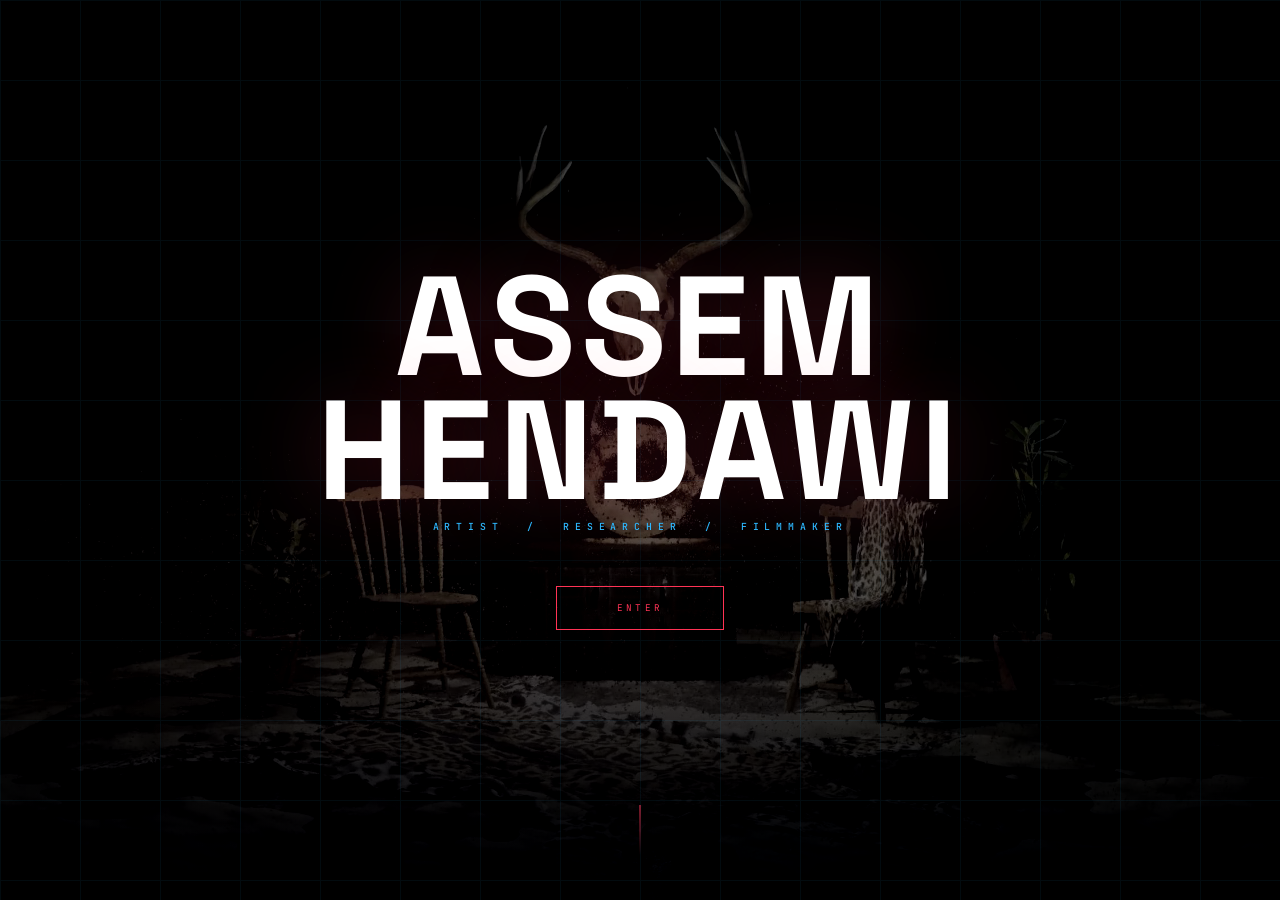
<file: index.html>
<!DOCTYPE html>
<html lang="en">
<head>
<meta charset="UTF-8">
<meta name="viewport" content="width=device-width, initial-scale=1.0">
<title>ASSEM HENDAWI</title>
<link rel="stylesheet" href="style.css">
</head>
<body>
<div class="landing">
  <div class="bg"></div>
  <div class="grid-ov"></div>
  <div class="content">
    <h1 class="editable">ASSEM<br>HENDAWI</h1>
    <p class="role editable">Artist &nbsp;/&nbsp; Researcher &nbsp;/&nbsp; Filmmaker</p>
    <a class="enter-btn editable" href="work.html">ENTER</a>
  </div>
  <div class="pulse-line"></div>
</div>
</body>
</html>
</file>
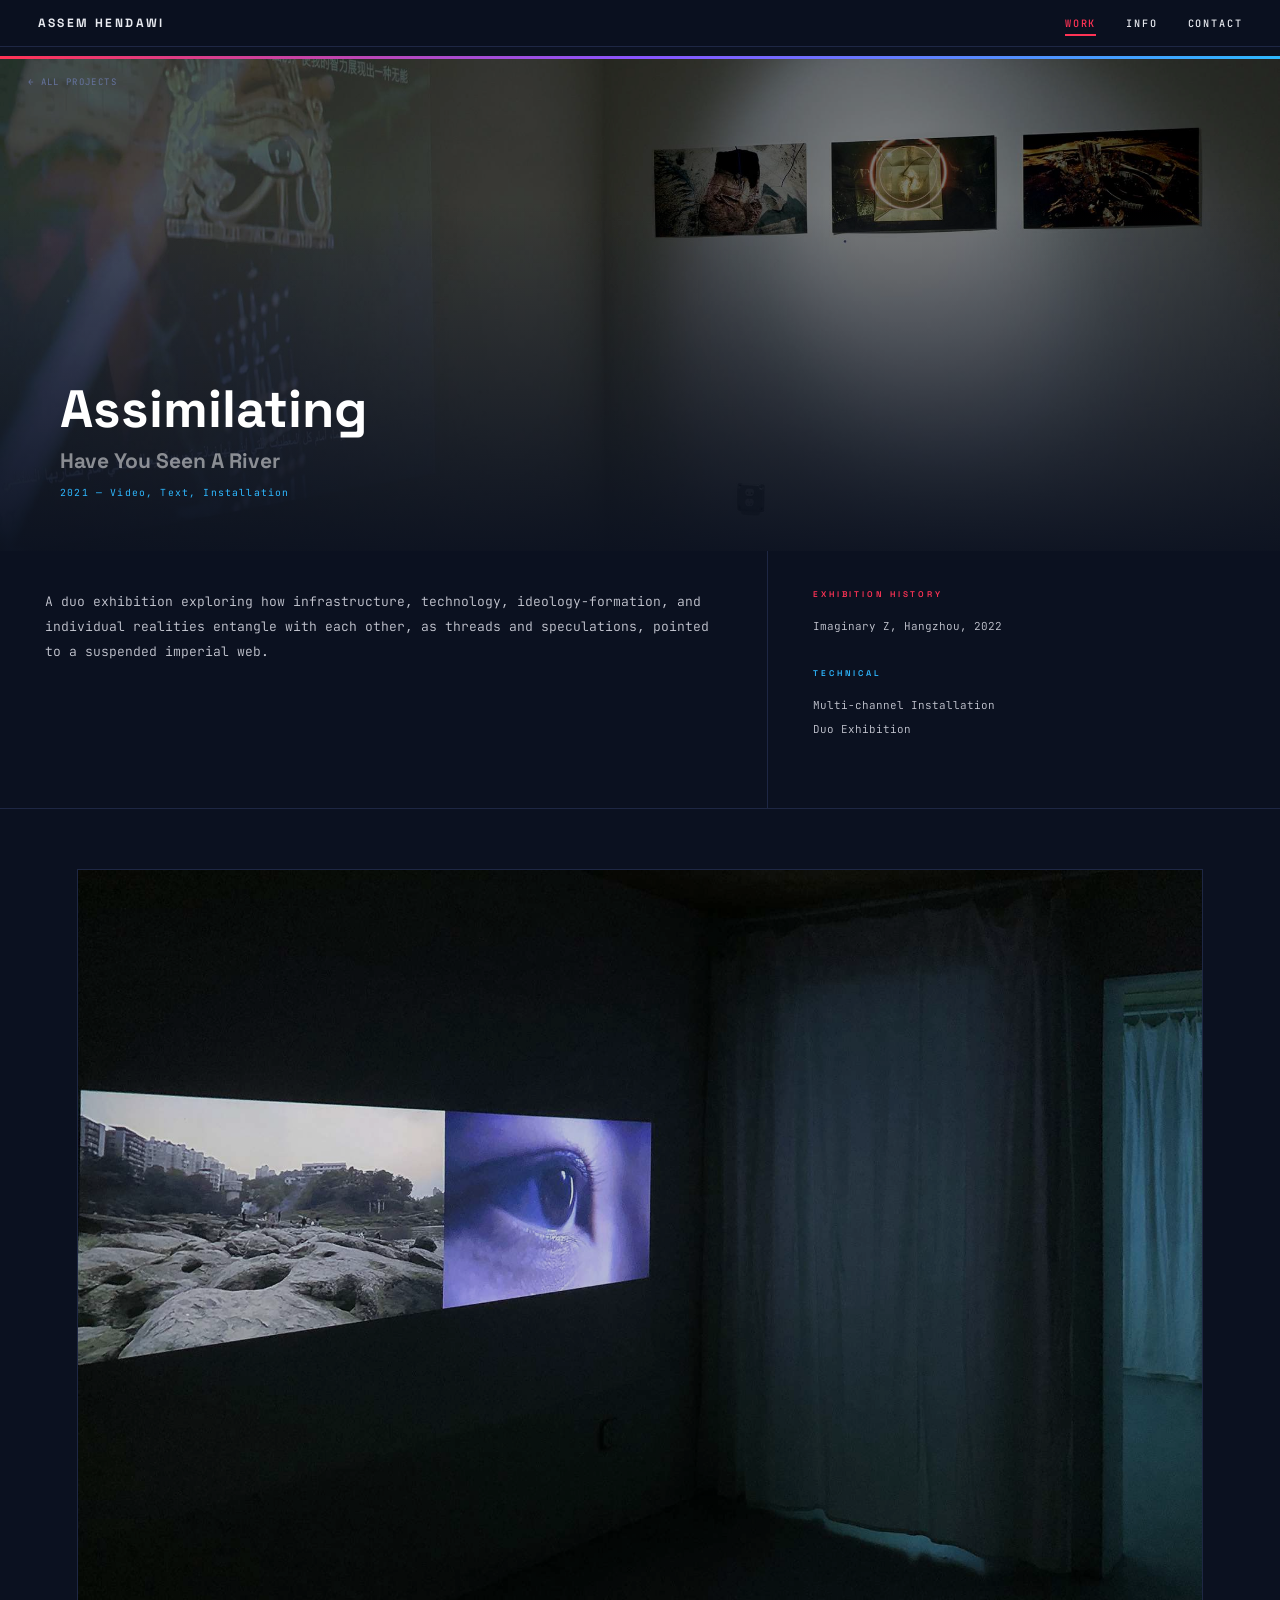
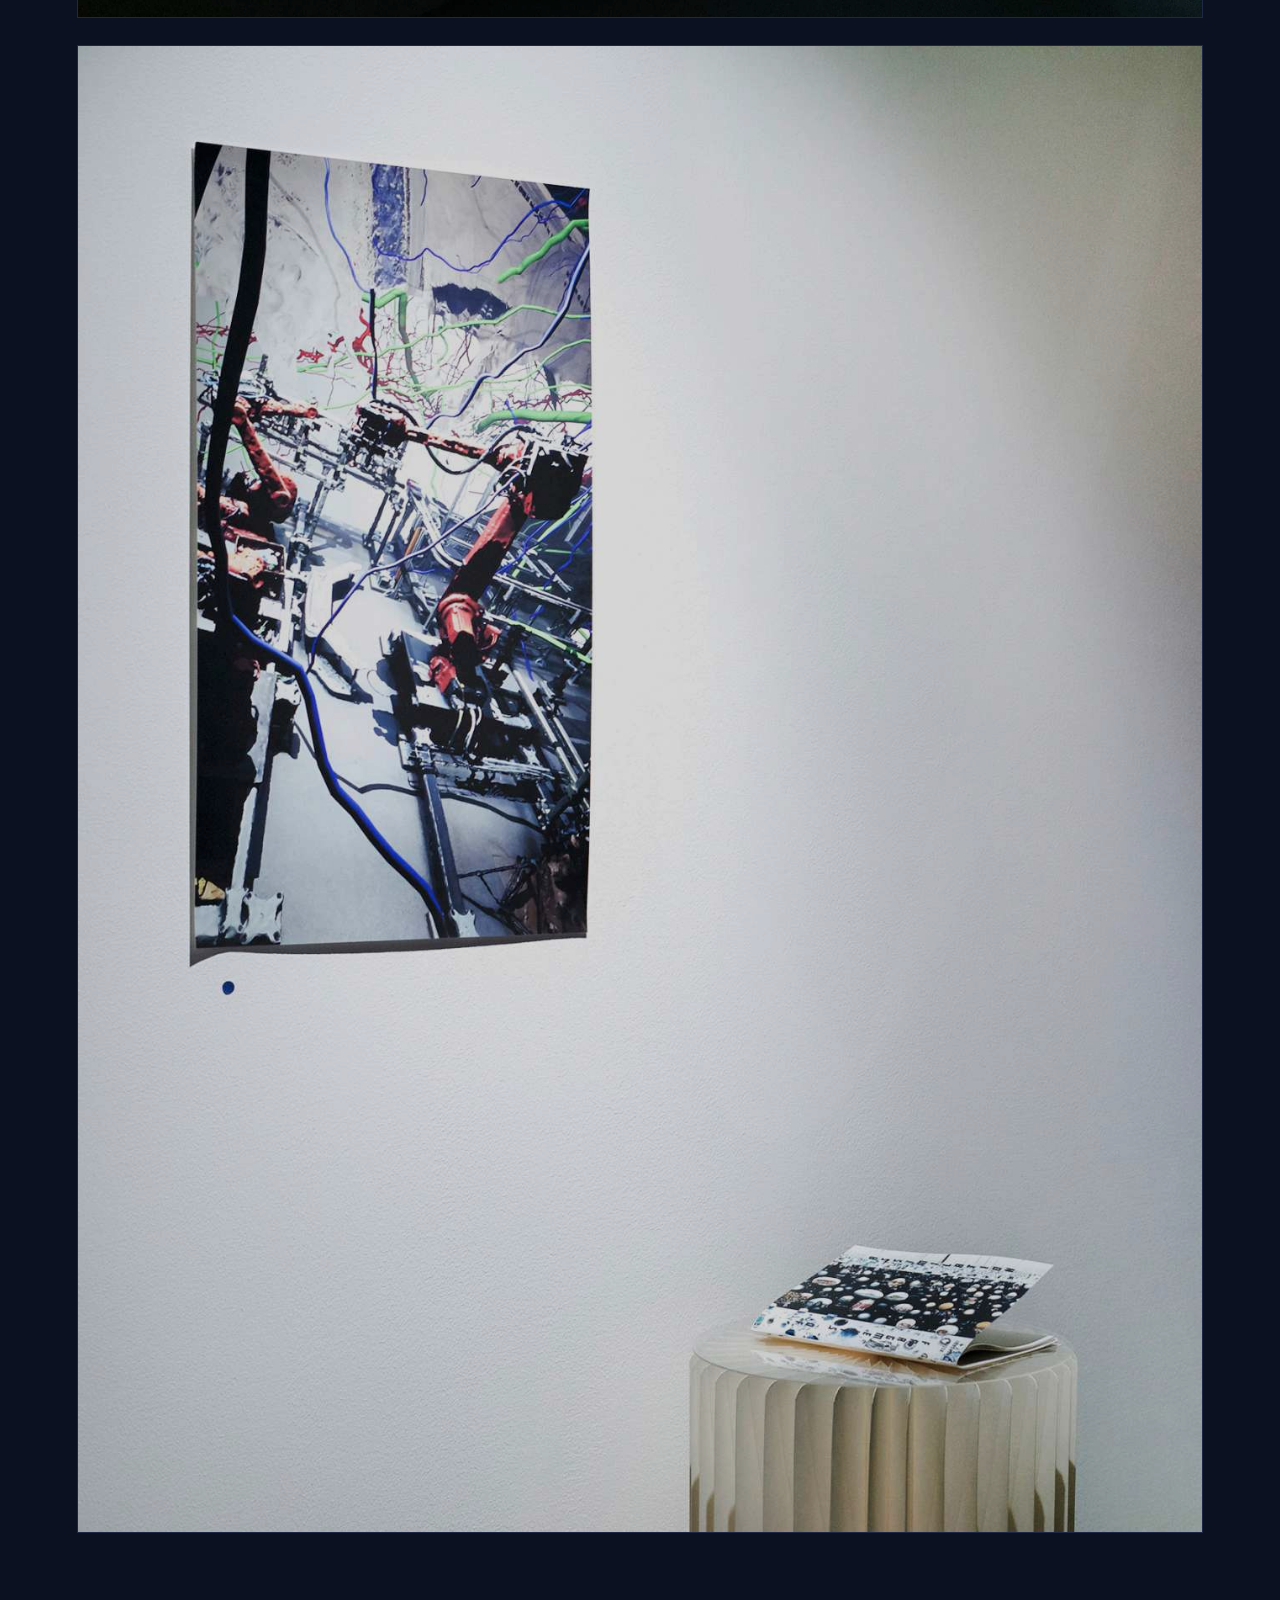
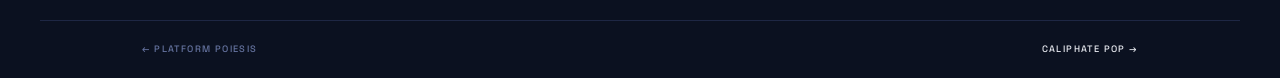
<file: assimilating.html>
<!DOCTYPE html>
<html lang="en">
<head><meta charset="UTF-8"><meta name="viewport" content="width=device-width, initial-scale=1.0"><title>Assimilating — ASSEM HENDAWI</title><link rel="stylesheet" href="style.css"></head>
<body>
<nav class="nav"><a class="logo" href="index.html">ASSEM HENDAWI</a><div class="links"><a href="work.html" class="on">WORK</a><a href="info.html">INFO</a><a href="contact.html">CONTACT</a></div></nav>
<div class="project-pg">
  <div class="proj-hero editable"><img src="img/embed_p12_0.jpeg"><div class="ov"><a class="back" href="work.html">← ALL PROJECTS</a><h1 class="editable">Assimilating</h1><div class="sub editable">Have You Seen A River</div><div class="meta editable">2021 — Video, Text, Installation</div></div></div>
  <div class="proj-body">
    <div class="proj-desc editable">A duo exhibition exploring how infrastructure, technology, ideology-formation, and individual realities entangle with each other, as threads and speculations, pointed to a suspended imperial web.</div>
    <div class="proj-credits">
      <div class="label red editable">EXHIBITION HISTORY</div><div class="list editable">Imaginary Z, Hangzhou, 2022</div>
      <div class="label blue editable">TECHNICAL</div><div class="list editable">Multi-channel Installation<br>Duo Exhibition</div>
    </div>
  </div>
  <div class="proj-images"><div class="img-full editable"><img src="img/embed_p13_0.jpeg"></div><div class="img-full editable"><img src="img/embed_p10_0.jpeg"></div></div>
  <div class="proj-pn"><a href="platform.html">← Platform Poiesis</a><a class="nx" href="caliphate.html">Caliphate Pop →</a></div>
</div></body></html>
</file>
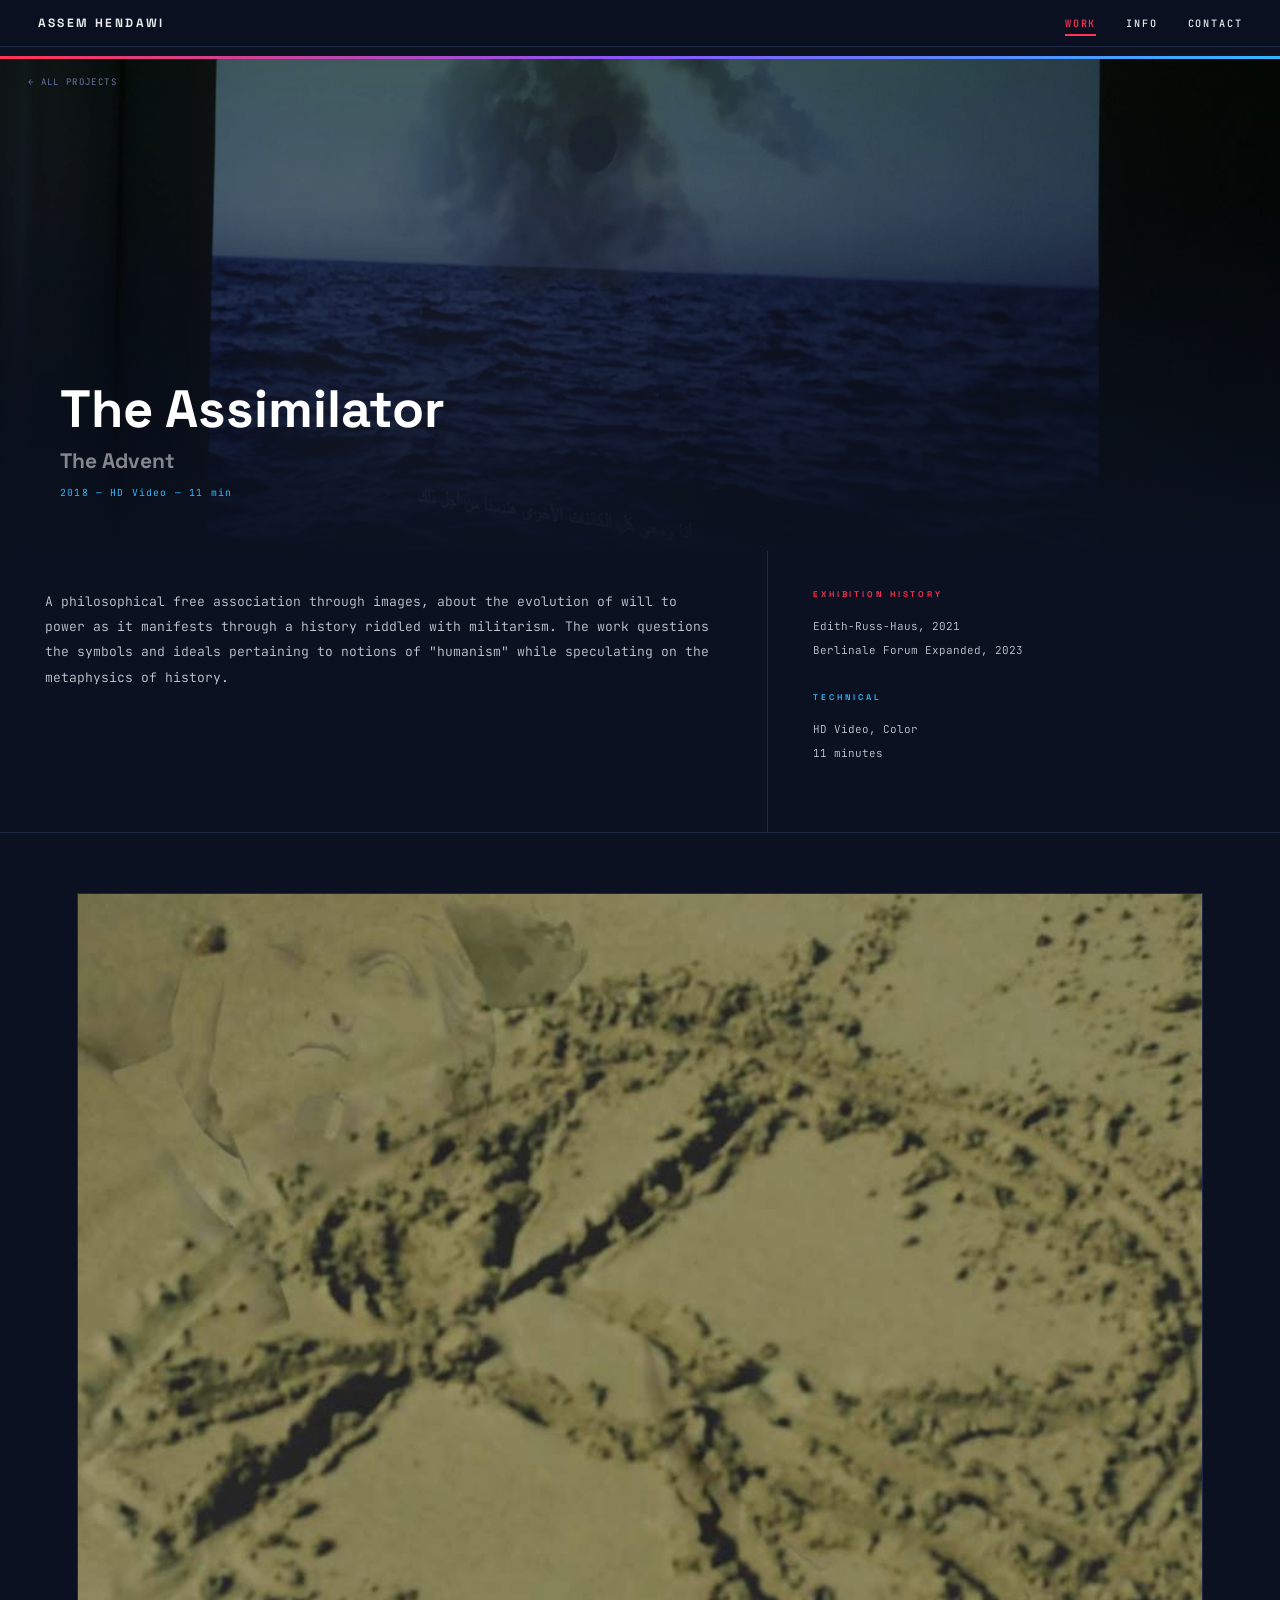
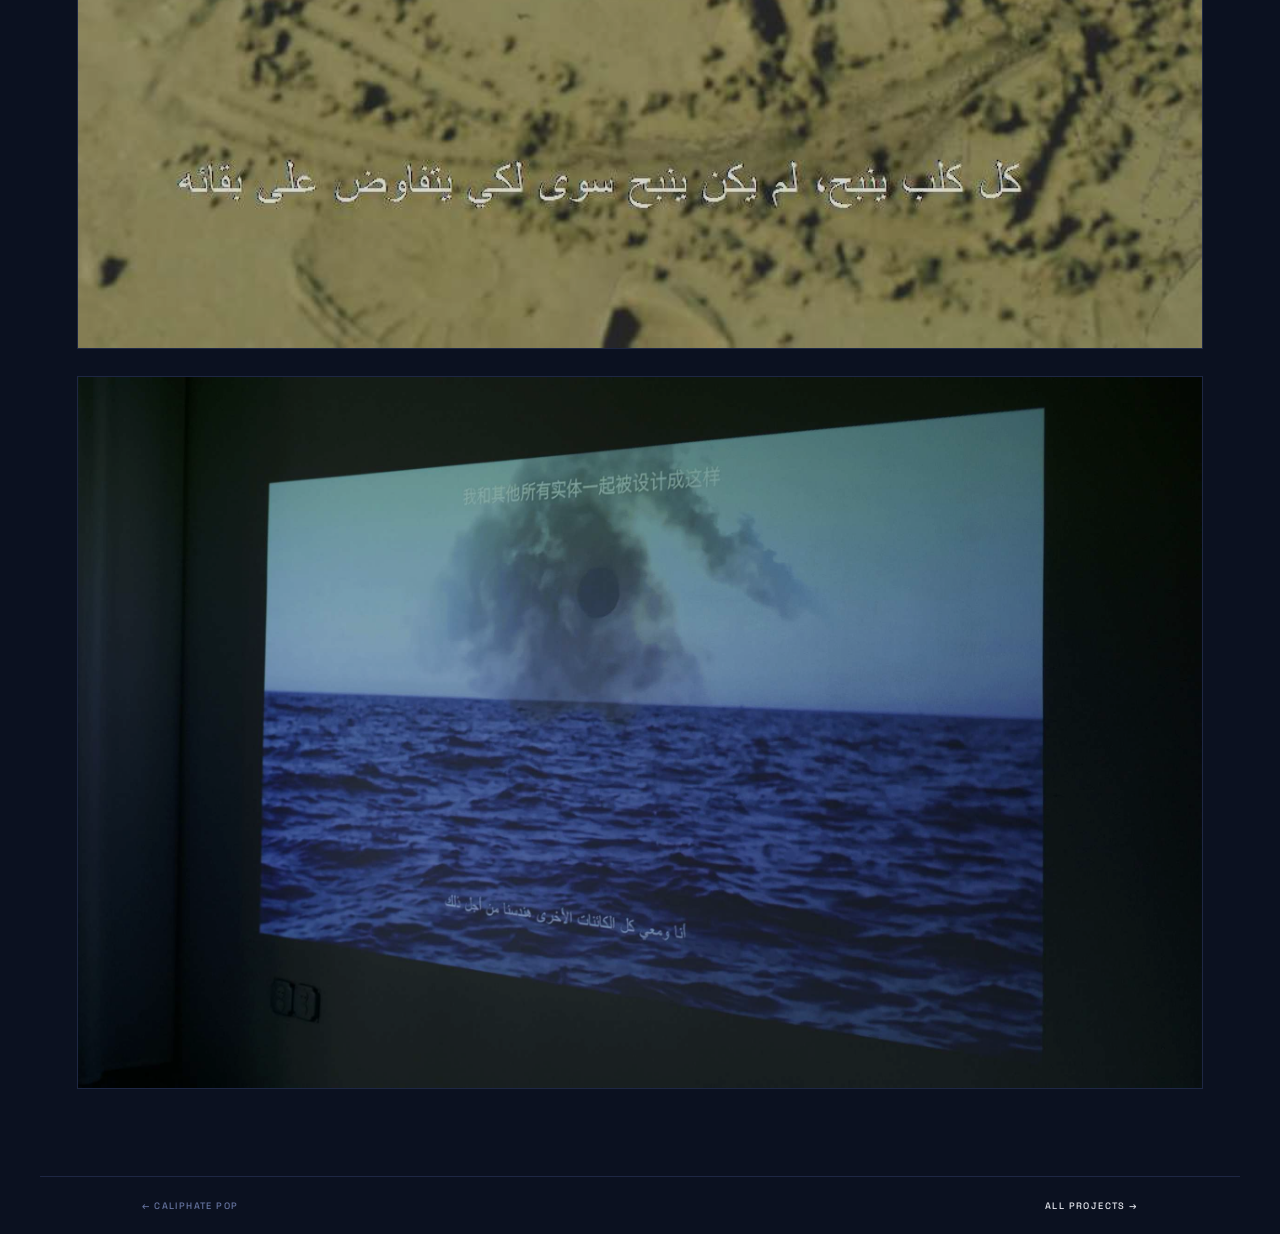
<file: assimilator.html>
<!DOCTYPE html>
<html lang="en">
<head><meta charset="UTF-8"><meta name="viewport" content="width=device-width, initial-scale=1.0"><title>The Assimilator — ASSEM HENDAWI</title><link rel="stylesheet" href="style.css"></head>
<body>
<nav class="nav"><a class="logo" href="index.html">ASSEM HENDAWI</a><div class="links"><a href="work.html" class="on">WORK</a><a href="info.html">INFO</a><a href="contact.html">CONTACT</a></div></nav>
<div class="project-pg">
  <div class="proj-hero editable"><img src="img/embed_p24_0.jpeg"><div class="ov"><a class="back" href="work.html">← ALL PROJECTS</a><h1 class="editable">The Assimilator</h1><div class="sub editable">The Advent</div><div class="meta editable">2018 — HD Video — 11 min</div></div></div>
  <div class="proj-body">
    <div class="proj-desc editable">A philosophical free association through images, about the evolution of will to power as it manifests through a history riddled with militarism. The work questions the symbols and ideals pertaining to notions of "humanism" while speculating on the metaphysics of history.</div>
    <div class="proj-credits">
      <div class="label red editable">EXHIBITION HISTORY</div><div class="list editable">Edith-Russ-Haus, 2021<br>Berlinale Forum Expanded, 2023</div>
      <div class="label blue editable">TECHNICAL</div><div class="list editable">HD Video, Color<br>11 minutes</div>
    </div>
  </div>
  <div class="proj-images"><div class="img-full editable"><img src="img/embed_p23_0.jpeg"></div><div class="img-full editable"><img src="img/embed_p24_0.jpeg"></div></div>
  <div class="proj-pn"><a href="caliphate.html">← Caliphate Pop</a><a class="nx" href="work.html">All Projects →</a></div>
</div></body></html>
</file>
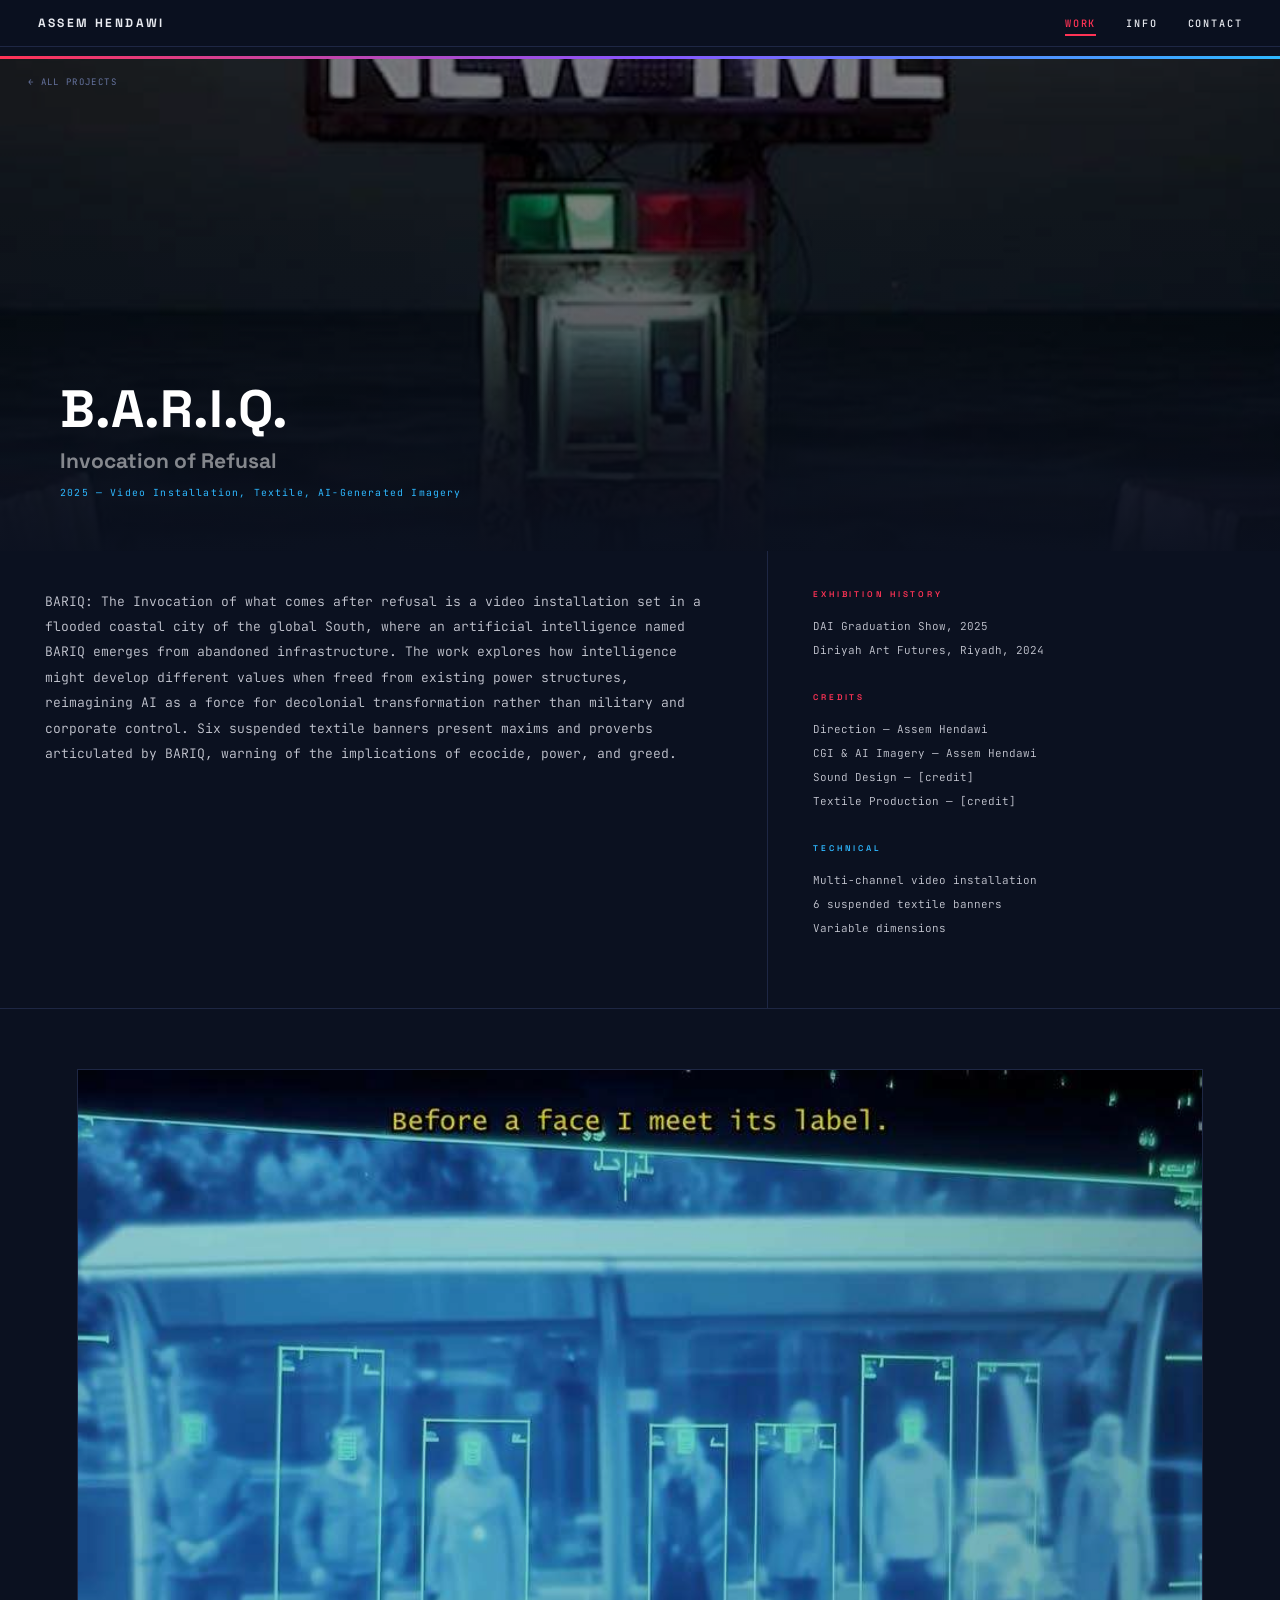
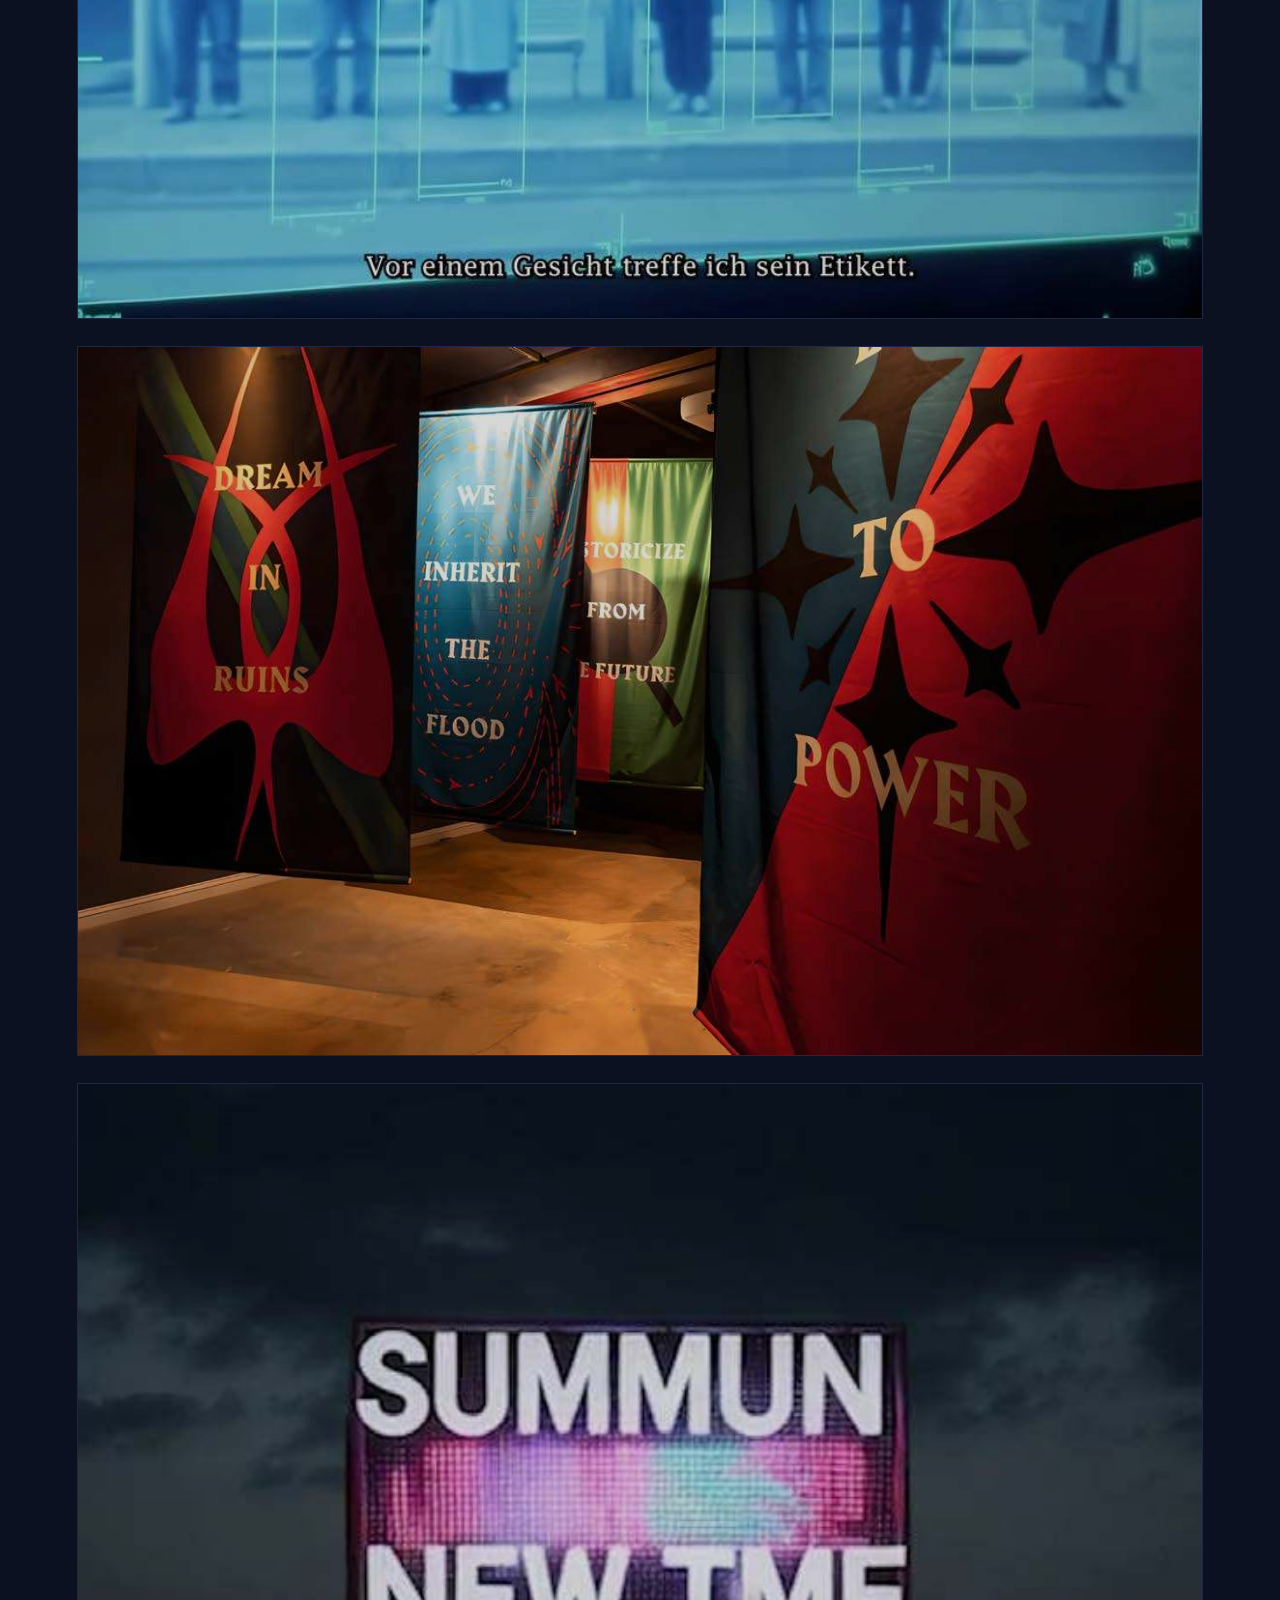
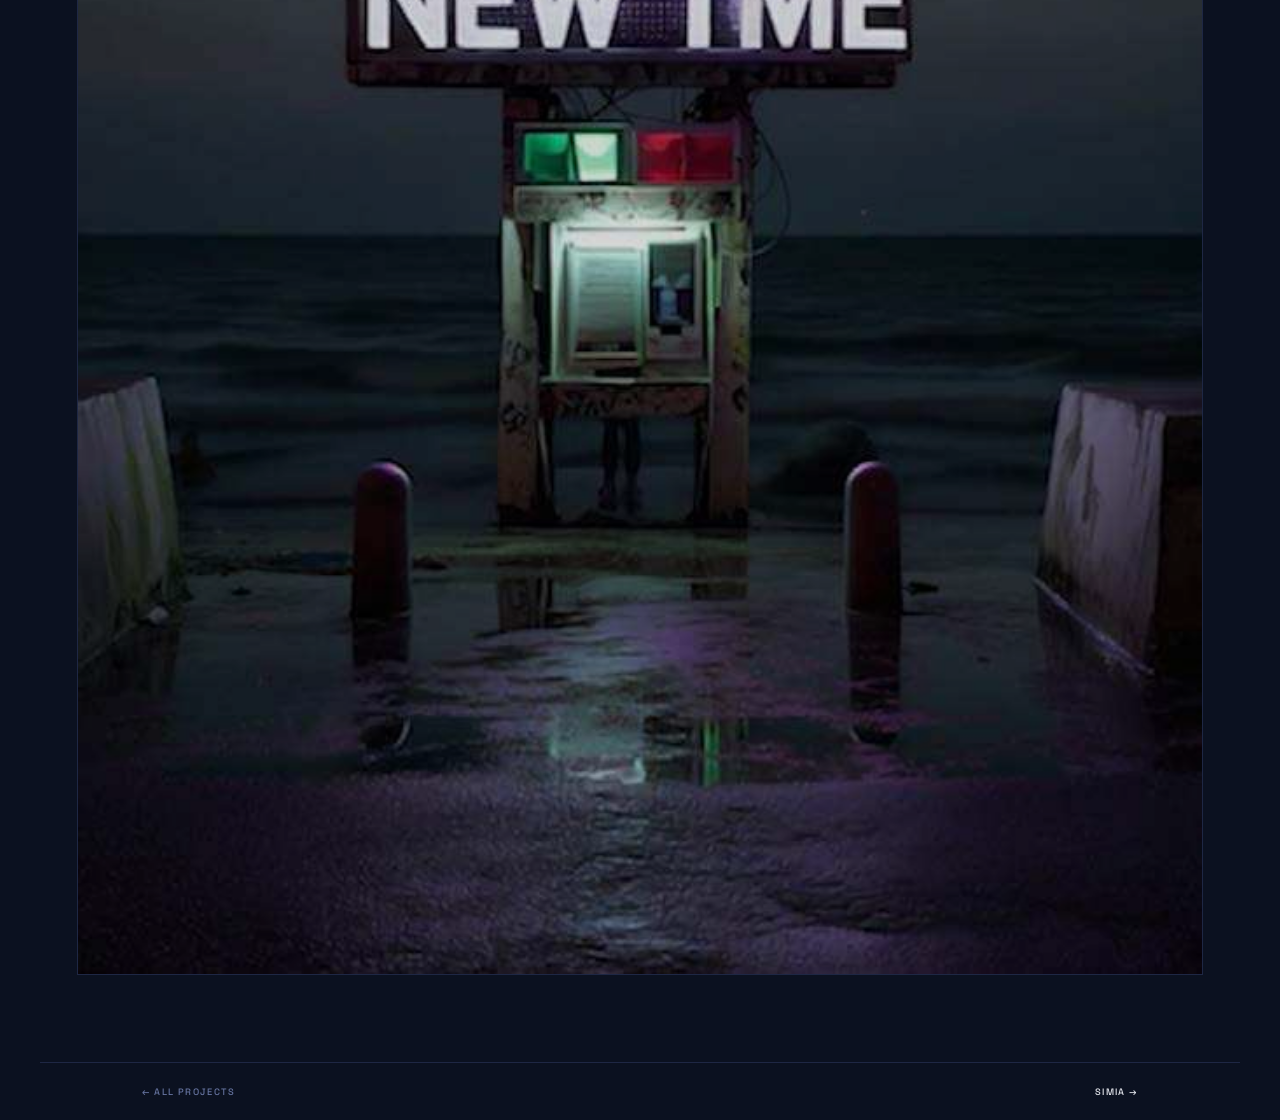
<file: bariq.html>
<!DOCTYPE html>
<html lang="en">
<head>
<meta charset="UTF-8">
<meta name="viewport" content="width=device-width, initial-scale=1.0">
<title>B.A.R.I.Q. — ASSEM HENDAWI</title>
<link rel="stylesheet" href="style.css">
</head>
<body>
<nav class="nav"><a class="logo" href="index.html">ASSEM HENDAWI</a><div class="links"><a href="work.html" class="on">WORK</a><a href="info.html">INFO</a><a href="contact.html">CONTACT</a></div></nav>
<div class="project-pg">
  <div class="proj-hero editable"><img src="img/embed_p03_0.jpeg"><div class="ov"><a class="back" href="work.html">← ALL PROJECTS</a><h1 class="editable">B.A.R.I.Q.</h1><div class="sub editable">Invocation of Refusal</div><div class="meta editable">2025 — Video Installation, Textile, AI-Generated Imagery</div></div></div>
  <div class="proj-body">
    <div class="proj-desc editable">BARIQ: The Invocation of what comes after refusal is a video installation set in a flooded coastal city of the global South, where an artificial intelligence named BARIQ emerges from abandoned infrastructure. The work explores how intelligence might develop different values when freed from existing power structures, reimagining AI as a force for decolonial transformation rather than military and corporate control. Six suspended textile banners present maxims and proverbs articulated by BARIQ, warning of the implications of ecocide, power, and greed.</div>
    <div class="proj-credits">
      <div class="label red editable">EXHIBITION HISTORY</div>
      <div class="list editable">DAI Graduation Show, 2025<br>Diriyah Art Futures, Riyadh, 2024</div>
      <div class="label red editable">CREDITS</div>
      <div class="list editable">Direction — Assem Hendawi<br>CGI & AI Imagery — Assem Hendawi<br>Sound Design — [credit]<br>Textile Production — [credit]</div>
      <div class="label blue editable">TECHNICAL</div>
      <div class="list editable">Multi-channel video installation<br>6 suspended textile banners<br>Variable dimensions</div>
    </div>
  </div>
  <div class="proj-images">
    <div class="img-full editable"><img src="img/embed_p04_0.jpeg"></div>
    <div class="img-full editable"><img src="img/embed_p05_0.jpeg"></div>
    <div class="img-full editable"><img src="img/embed_p03_0.jpeg"></div>
  </div>
  <div class="proj-pn"><a href="work.html">← All Projects</a><a class="nx" href="simia.html">SIMIA →</a></div>
</div>
</body>
</html>
</file>
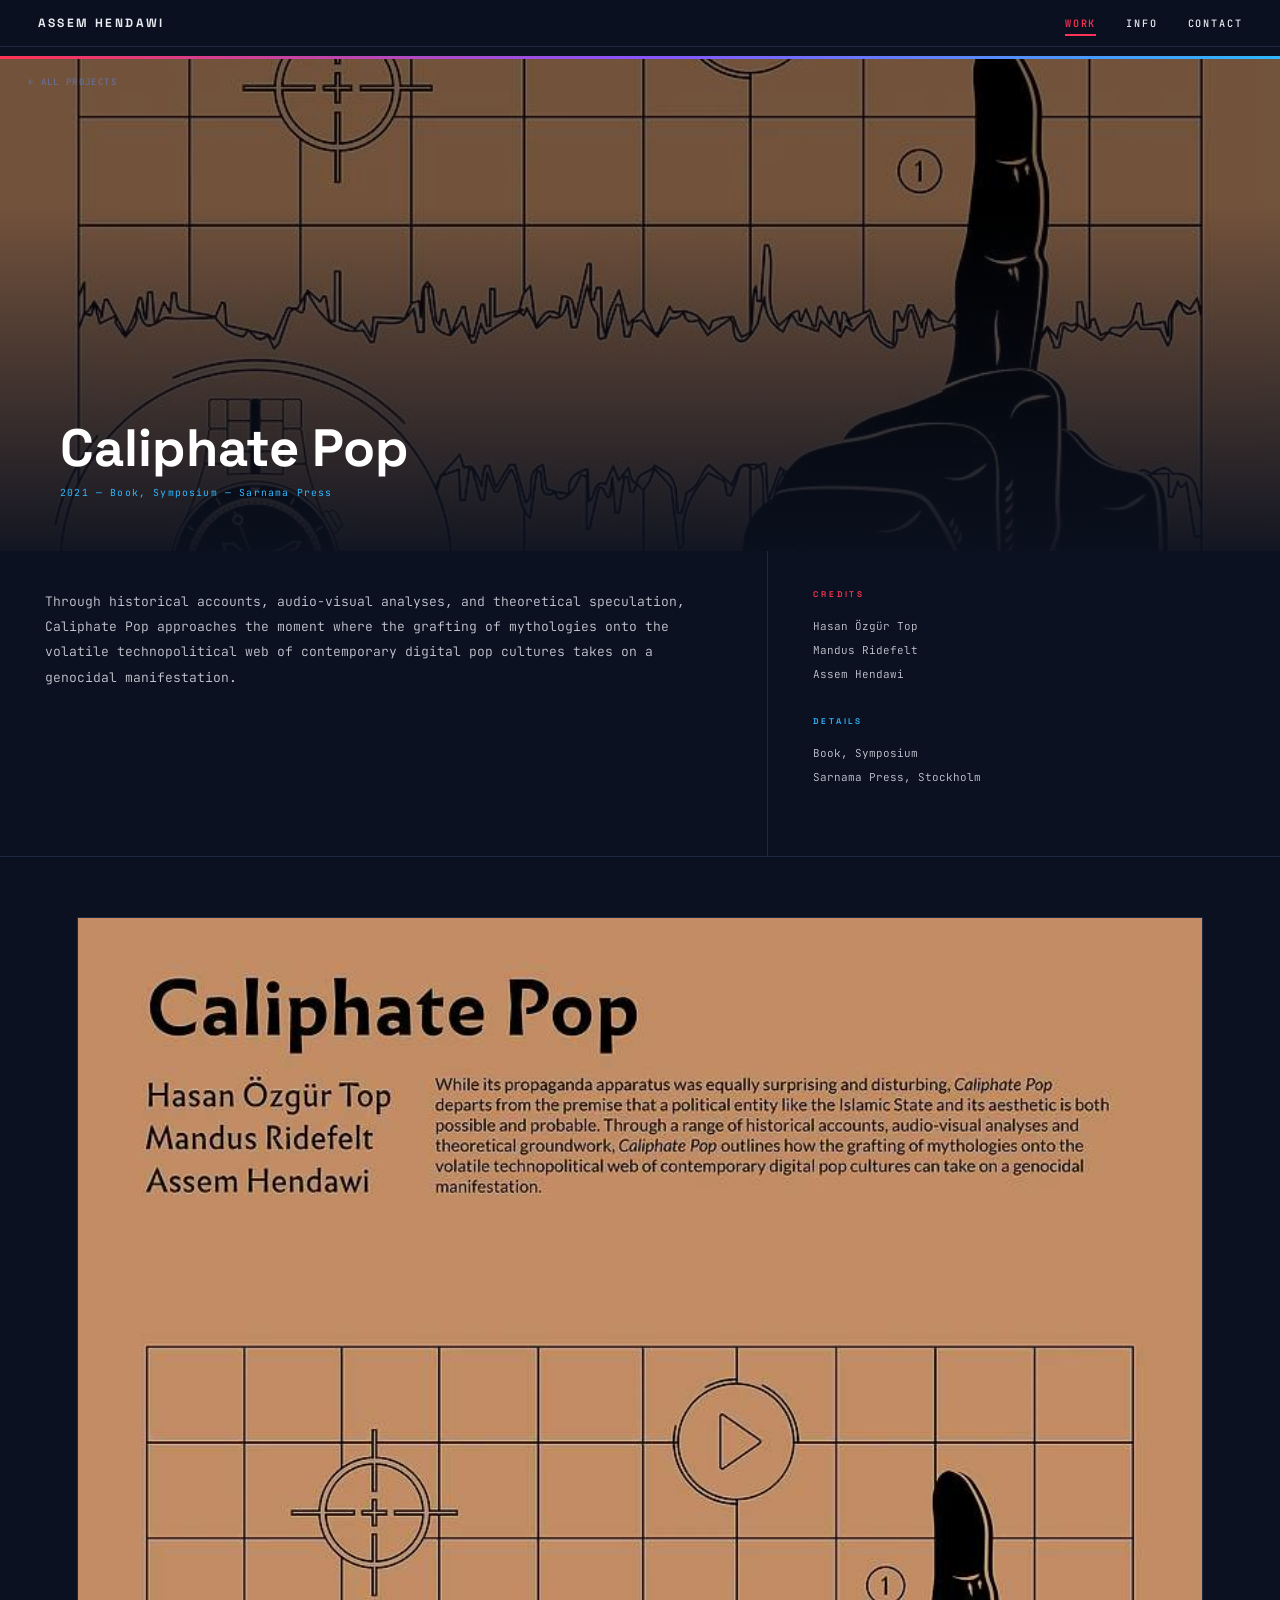
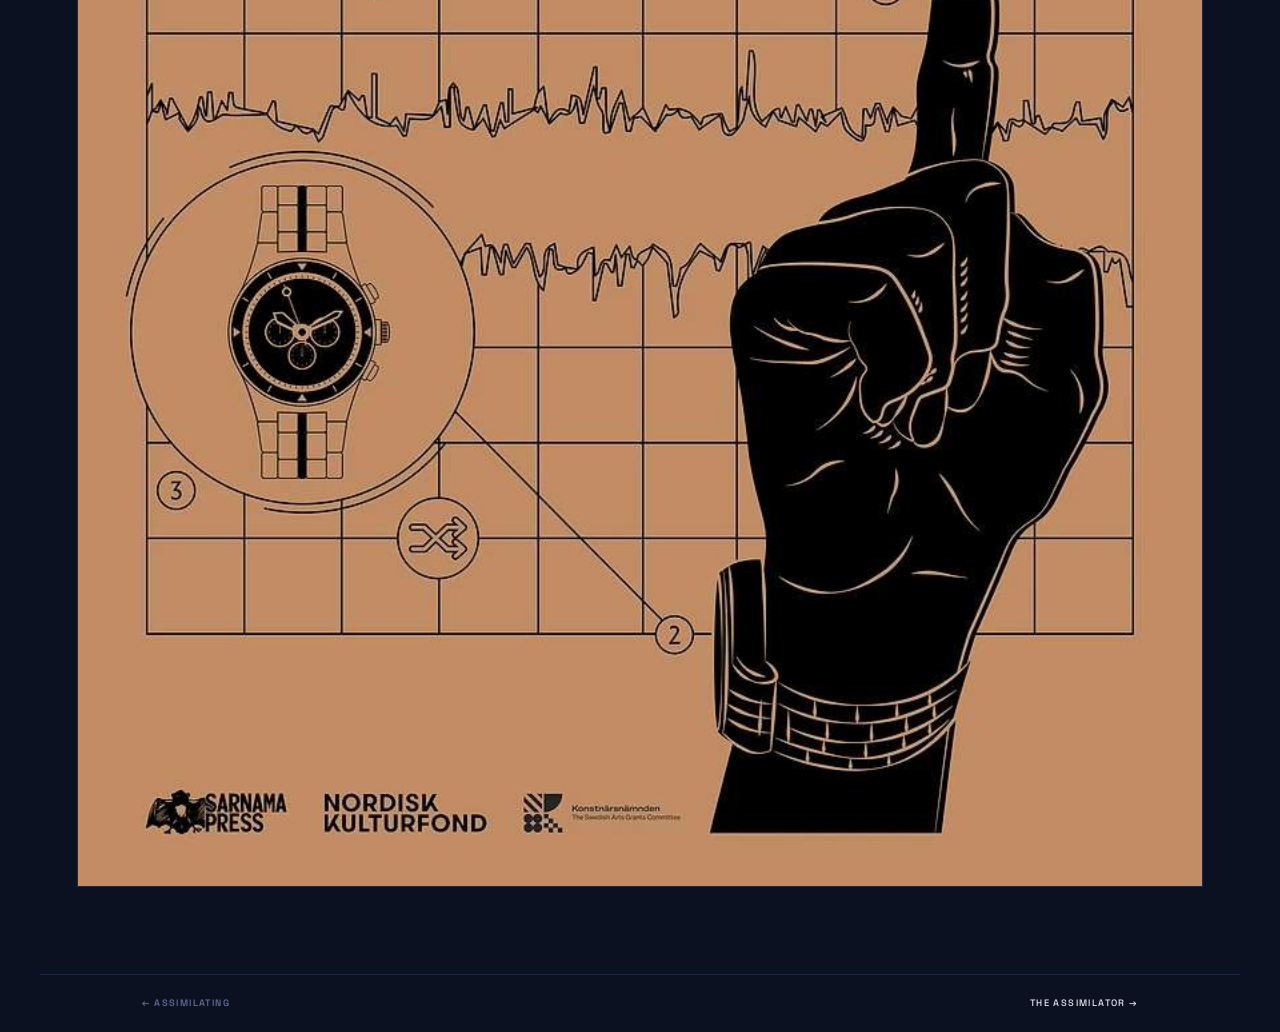
<file: caliphate.html>
<!DOCTYPE html>
<html lang="en">
<head><meta charset="UTF-8"><meta name="viewport" content="width=device-width, initial-scale=1.0"><title>Caliphate Pop — ASSEM HENDAWI</title><link rel="stylesheet" href="style.css"></head>
<body>
<nav class="nav"><a class="logo" href="index.html">ASSEM HENDAWI</a><div class="links"><a href="work.html" class="on">WORK</a><a href="info.html">INFO</a><a href="contact.html">CONTACT</a></div></nav>
<div class="project-pg">
  <div class="proj-hero editable"><img src="img/embed_p18_0.jpeg"><div class="ov"><a class="back" href="work.html">← ALL PROJECTS</a><h1 class="editable">Caliphate Pop</h1><div class="meta editable">2021 — Book, Symposium — Sarnama Press</div></div></div>
  <div class="proj-body">
    <div class="proj-desc editable">Through historical accounts, audio-visual analyses, and theoretical speculation, Caliphate Pop approaches the moment where the grafting of mythologies onto the volatile technopolitical web of contemporary digital pop cultures takes on a genocidal manifestation.</div>
    <div class="proj-credits">
      <div class="label red editable">CREDITS</div><div class="list editable">Hasan Özgür Top<br>Mandus Ridefelt<br>Assem Hendawi</div>
      <div class="label blue editable">DETAILS</div><div class="list editable">Book, Symposium<br>Sarnama Press, Stockholm</div>
    </div>
  </div>
  <div class="proj-images"><div class="img-full editable"><img src="img/embed_p18_0.jpeg"></div></div>
  <div class="proj-pn"><a href="assimilating.html">← Assimilating</a><a class="nx" href="assimilator.html">The Assimilator →</a></div>
</div></body></html>
</file>
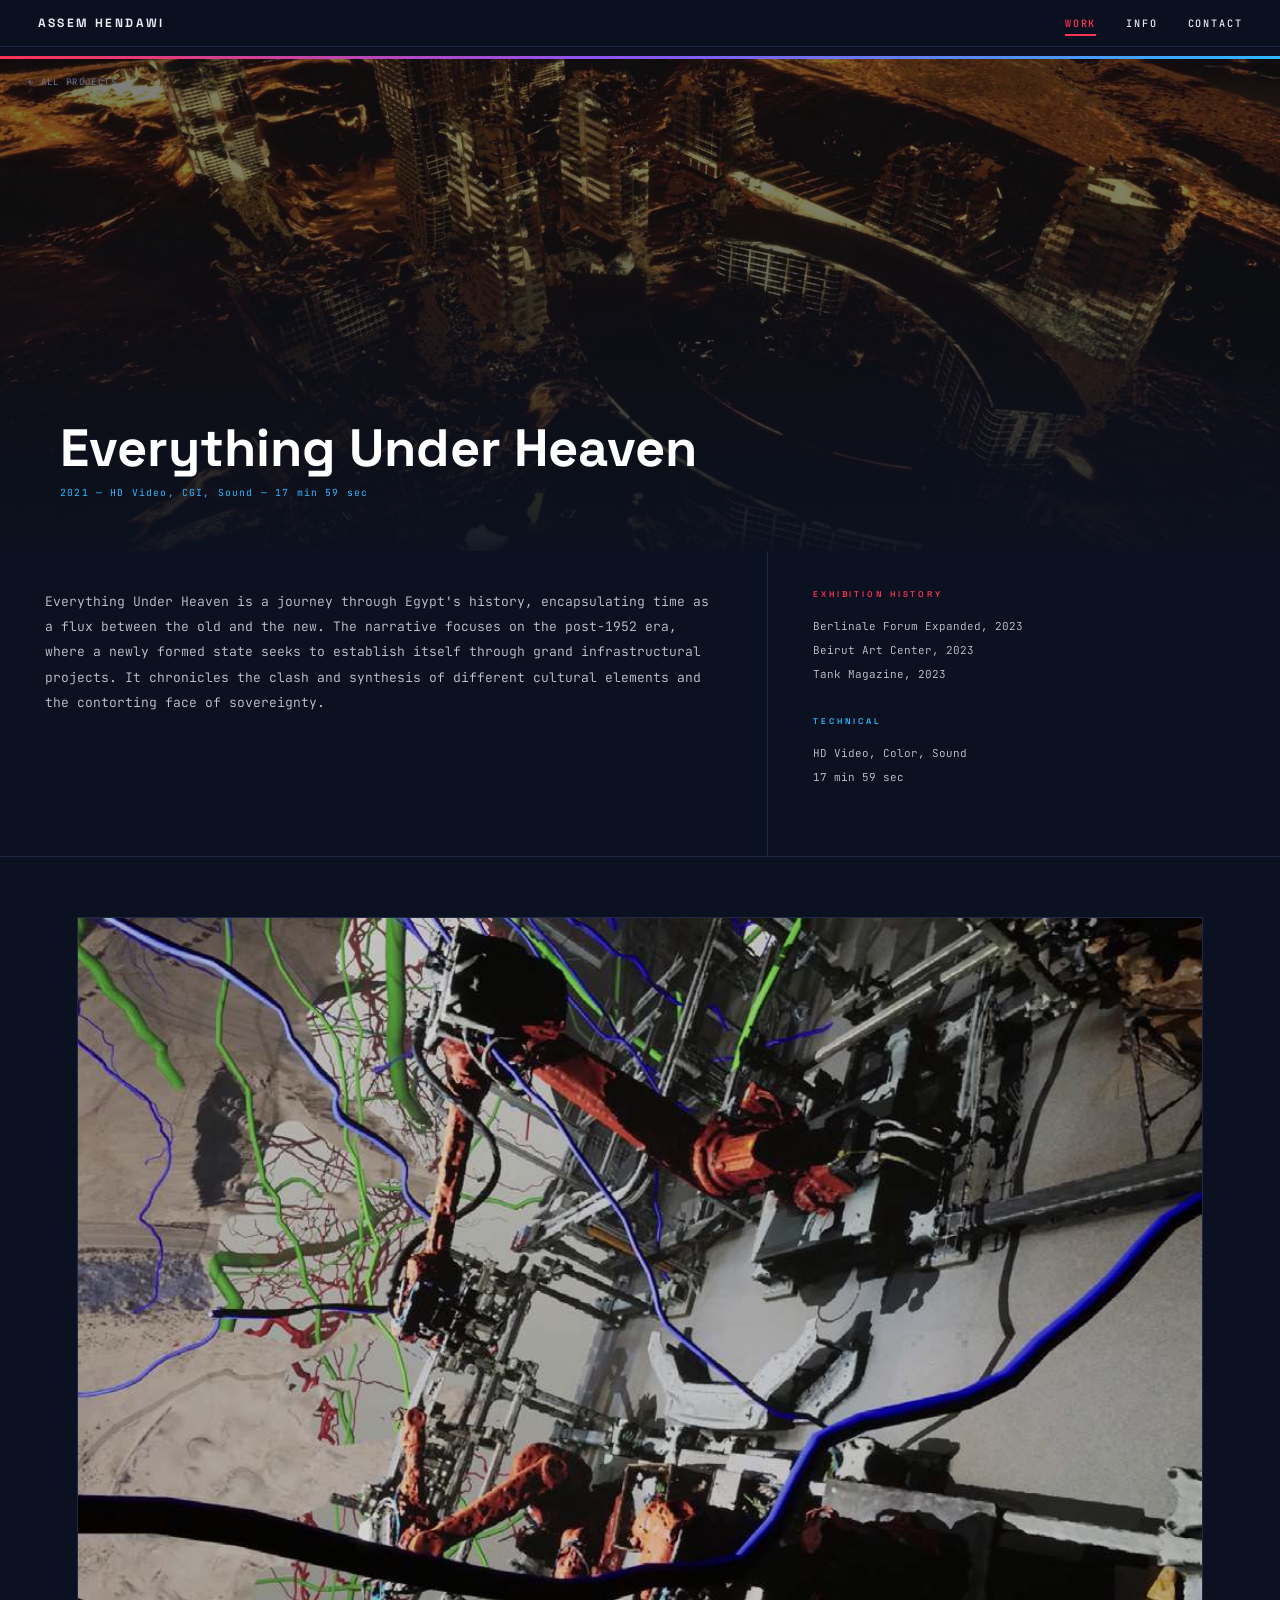
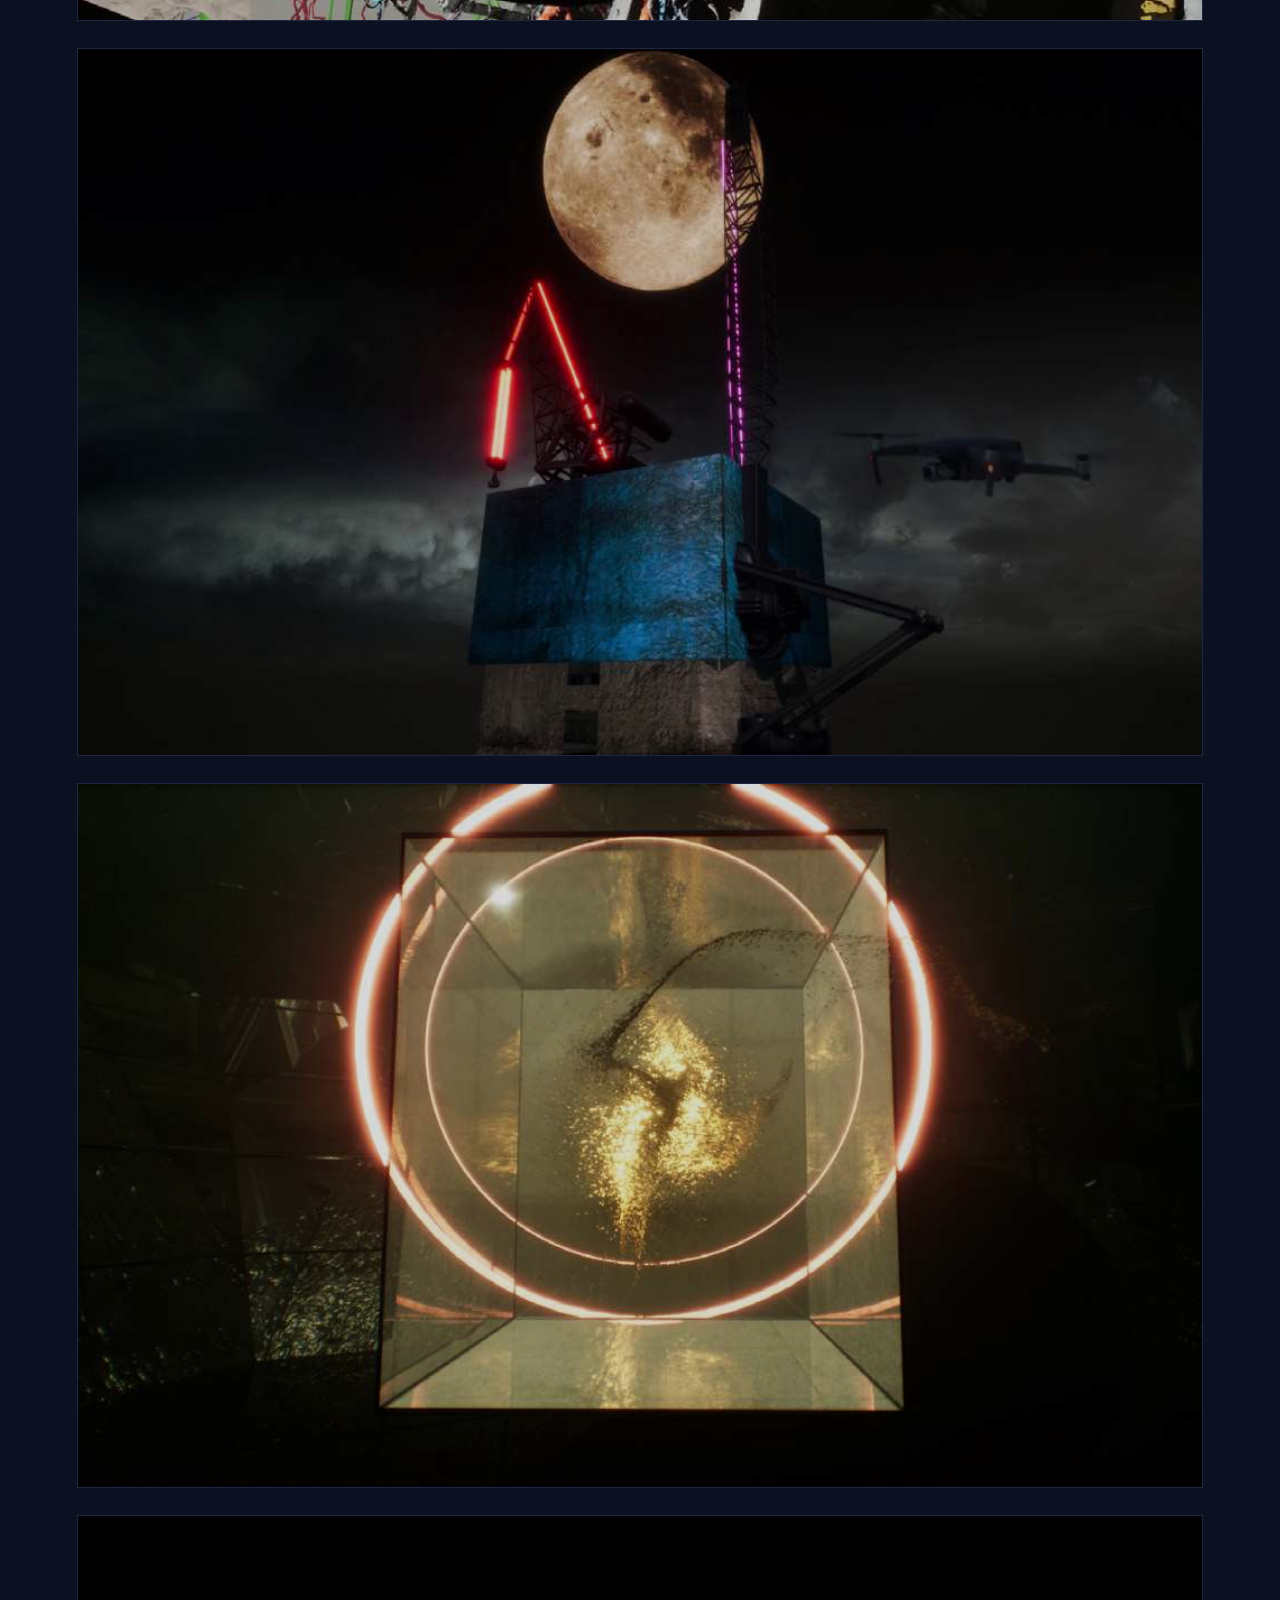
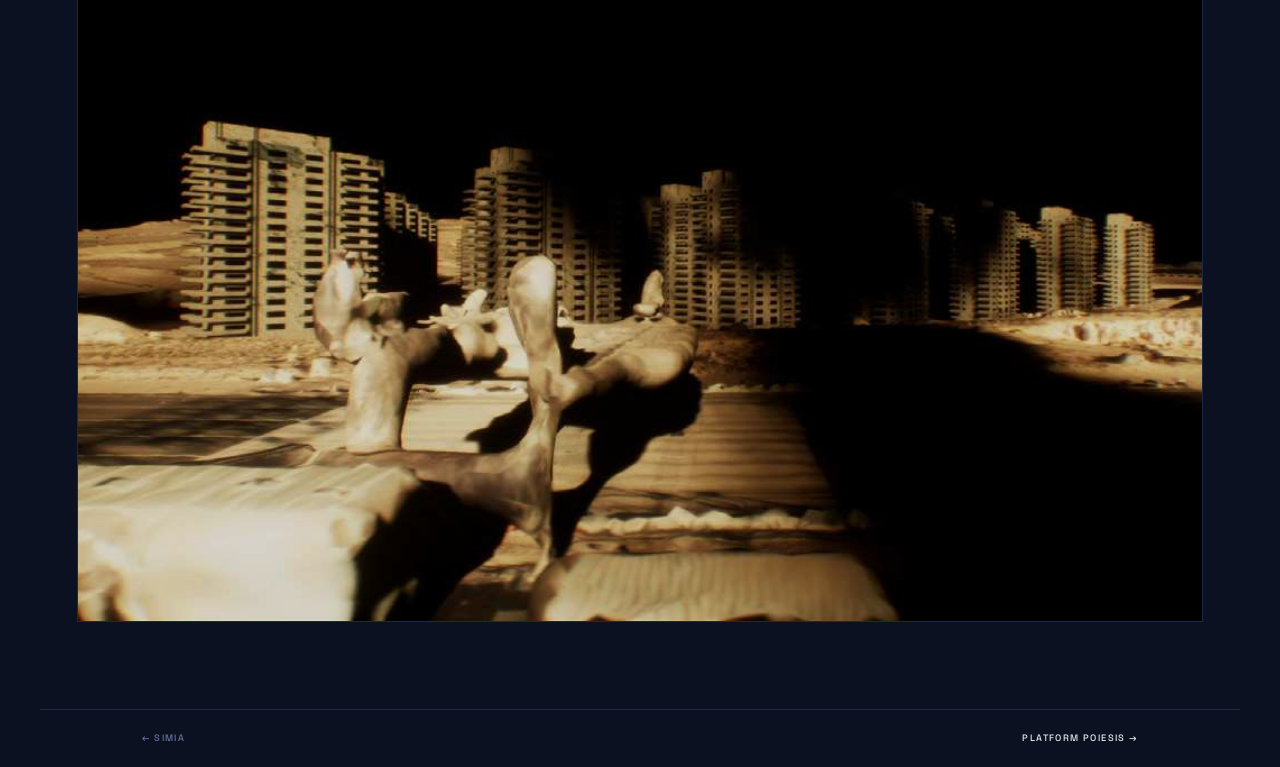
<file: heaven.html>
<!DOCTYPE html>
<html lang="en">
<head><meta charset="UTF-8"><meta name="viewport" content="width=device-width, initial-scale=1.0"><title>Everything Under Heaven — ASSEM HENDAWI</title><link rel="stylesheet" href="style.css"></head>
<body>
<nav class="nav"><a class="logo" href="index.html">ASSEM HENDAWI</a><div class="links"><a href="work.html" class="on">WORK</a><a href="info.html">INFO</a><a href="contact.html">CONTACT</a></div></nav>
<div class="project-pg">
  <div class="proj-hero editable"><img src="img/embed_p17_0.jpeg"><div class="ov"><a class="back" href="work.html">← ALL PROJECTS</a><h1 class="editable">Everything Under Heaven</h1><div class="meta editable">2021 — HD Video, CGI, Sound — 17 min 59 sec</div></div></div>
  <div class="proj-body">
    <div class="proj-desc editable">Everything Under Heaven is a journey through Egypt's history, encapsulating time as a flux between the old and the new. The narrative focuses on the post-1952 era, where a newly formed state seeks to establish itself through grand infrastructural projects. It chronicles the clash and synthesis of different cultural elements and the contorting face of sovereignty.</div>
    <div class="proj-credits">
      <div class="label red editable">EXHIBITION HISTORY</div><div class="list editable">Berlinale Forum Expanded, 2023<br>Beirut Art Center, 2023<br>Tank Magazine, 2023</div>
      <div class="label blue editable">TECHNICAL</div><div class="list editable">HD Video, Color, Sound<br>17 min 59 sec</div>
    </div>
  </div>
  <div class="proj-images"><div class="img-full editable"><img src="img/embed_p15_0.jpeg"></div><div class="img-full editable"><img src="img/embed_p15_1.jpeg"></div><div class="img-full editable"><img src="img/embed_p15_2.jpeg"></div><div class="img-full editable"><img src="img/embed_p15_3.jpeg"></div></div>
  <div class="proj-pn"><a href="simia.html">← SIMIA</a><a class="nx" href="platform.html">Platform Poiesis →</a></div>
</div></body></html>
</file>
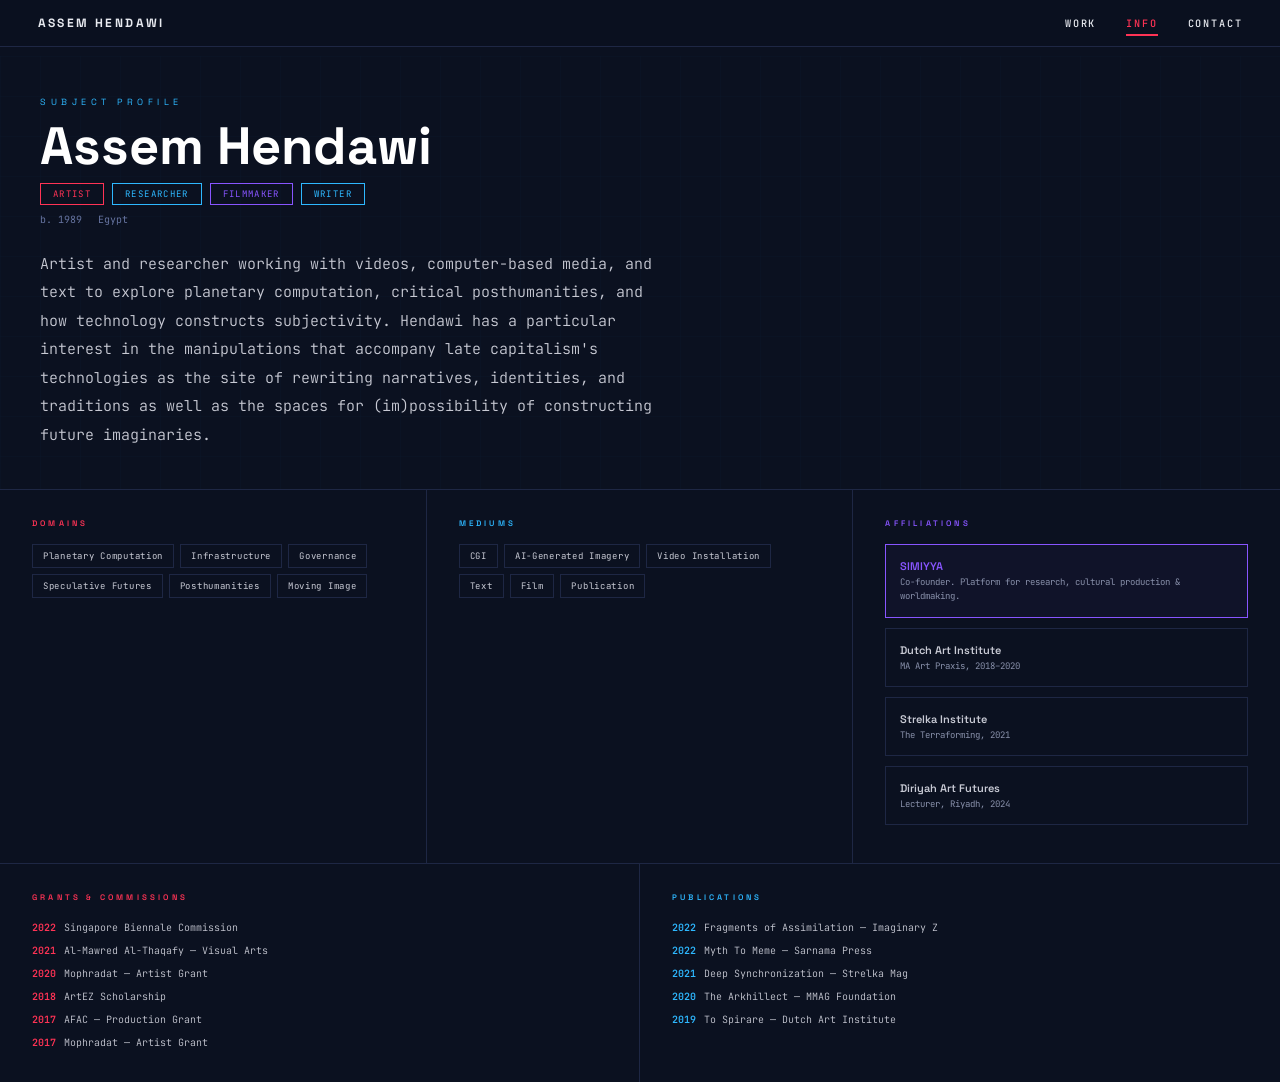
<file: info.html>
<!DOCTYPE html>
<html lang="en">
<head><meta charset="UTF-8"><meta name="viewport" content="width=device-width, initial-scale=1.0"><title>Info — ASSEM HENDAWI</title><link rel="stylesheet" href="style.css"></head>
<body>
<nav class="nav"><a class="logo" href="index.html">ASSEM HENDAWI</a><div class="links"><a href="work.html">WORK</a><a href="info.html" class="on">INFO</a><a href="contact.html">CONTACT</a></div></nav>
<div class="info-pg">
  <div class="info-header">
    <div class="grid-bg"></div>
    <div class="inner">
      <div class="info-sys editable">SUBJECT PROFILE</div>
      <div class="info-name editable">Assem Hendawi</div>
      <div class="info-tags">
        <span class="t-red">Artist</span>
        <span class="t-blue">Researcher</span>
        <span class="t-purp">Filmmaker</span>
        <span class="t-blue">Writer</span>
      </div>
      <div class="info-origin"><span>b. 1989</span><span>Egypt</span></div>
      <div class="info-bio-text editable">Artist and researcher working with videos, computer-based media, and text to explore planetary computation, critical posthumanities, and how technology constructs subjectivity. Hendawi has a particular interest in the manipulations that accompany late capitalism's technologies as the site of rewriting narratives, identities, and traditions as well as the spaces for (im)possibility of constructing future imaginaries.</div>
    </div>
  </div>
  <div class="info-3col">
    <div class="info-col">
      <div class="info-col-label red">DOMAINS</div>
      <div class="info-tags-wrap">
        <span class="info-tag editable">Planetary Computation</span><span class="info-tag editable">Infrastructure</span><span class="info-tag editable">Governance</span><span class="info-tag editable">Speculative Futures</span><span class="info-tag editable">Posthumanities</span><span class="info-tag editable">Moving Image</span>
      </div>
    </div>
    <div class="info-col">
      <div class="info-col-label blue">MEDIUMS</div>
      <div class="info-tags-wrap">
        <span class="info-tag editable">CGI</span><span class="info-tag editable">AI-Generated Imagery</span><span class="info-tag editable">Video Installation</span><span class="info-tag editable">Text</span><span class="info-tag editable">Film</span><span class="info-tag editable">Publication</span>
      </div>
    </div>
    <div class="info-col">
      <div class="info-col-label purp">AFFILIATIONS</div>
      <div class="sim-card editable"><h4>SIMIYYA</h4><p>Co-founder. Platform for research, cultural production & worldmaking.</p></div>
      <div class="aff-card editable"><h4>Dutch Art Institute</h4><p>MA Art Praxis, 2018–2020</p></div>
      <div class="aff-card editable"><h4>Strelka Institute</h4><p>The Terraforming, 2021</p></div>
      <div class="aff-card editable"><h4>Diriyah Art Futures</h4><p>Lecturer, Riyadh, 2024</p></div>
    </div>
  </div>
  <div class="info-2col">
    <div>
      <div class="info-col-label red" style="margin-bottom:14px">GRANTS & COMMISSIONS</div>
      <div class="info-entry editable">
        <span class="yr yr-red">2022</span>Singapore Biennale Commission<br>
        <span class="yr yr-red">2021</span>Al-Mawred Al-Thaqafy — Visual Arts<br>
        <span class="yr yr-red">2020</span>Mophradat — Artist Grant<br>
        <span class="yr yr-red">2018</span>ArtEZ Scholarship<br>
        <span class="yr yr-red">2017</span>AFAC — Production Grant<br>
        <span class="yr yr-red">2017</span>Mophradat — Artist Grant
      </div>
    </div>
    <div>
      <div class="info-col-label blue" style="margin-bottom:14px">PUBLICATIONS</div>
      <div class="info-entry editable">
        <span class="yr yr-blue">2022</span>Fragments of Assimilation — Imaginary Z<br>
        <span class="yr yr-blue">2022</span>Myth To Meme — Sarnama Press<br>
        <span class="yr yr-blue">2021</span>Deep Synchronization — Strelka Mag<br>
        <span class="yr yr-blue">2020</span>The Arkhillect — MMAG Foundation<br>
        <span class="yr yr-blue">2019</span>To Spirare — Dutch Art Institute
      </div>
    </div>
  </div>
</div>
</body>
</html>
</file>
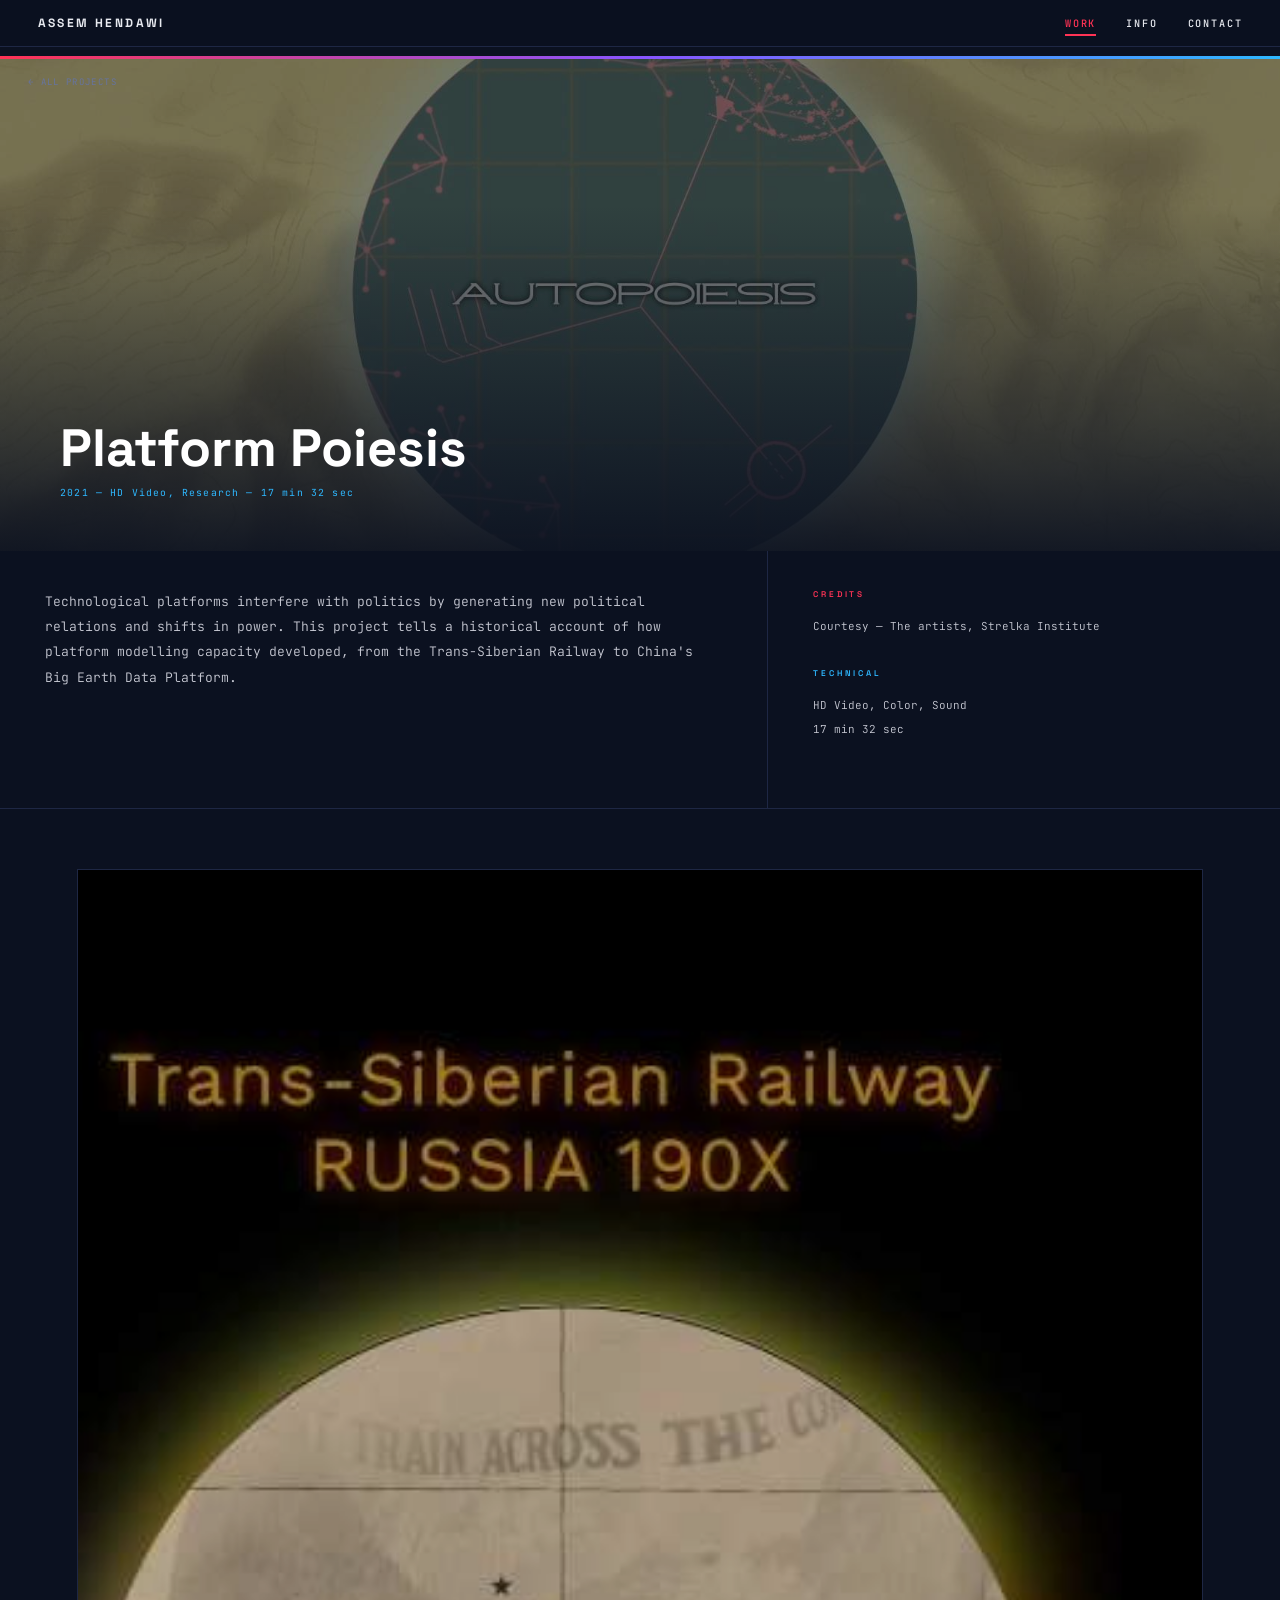
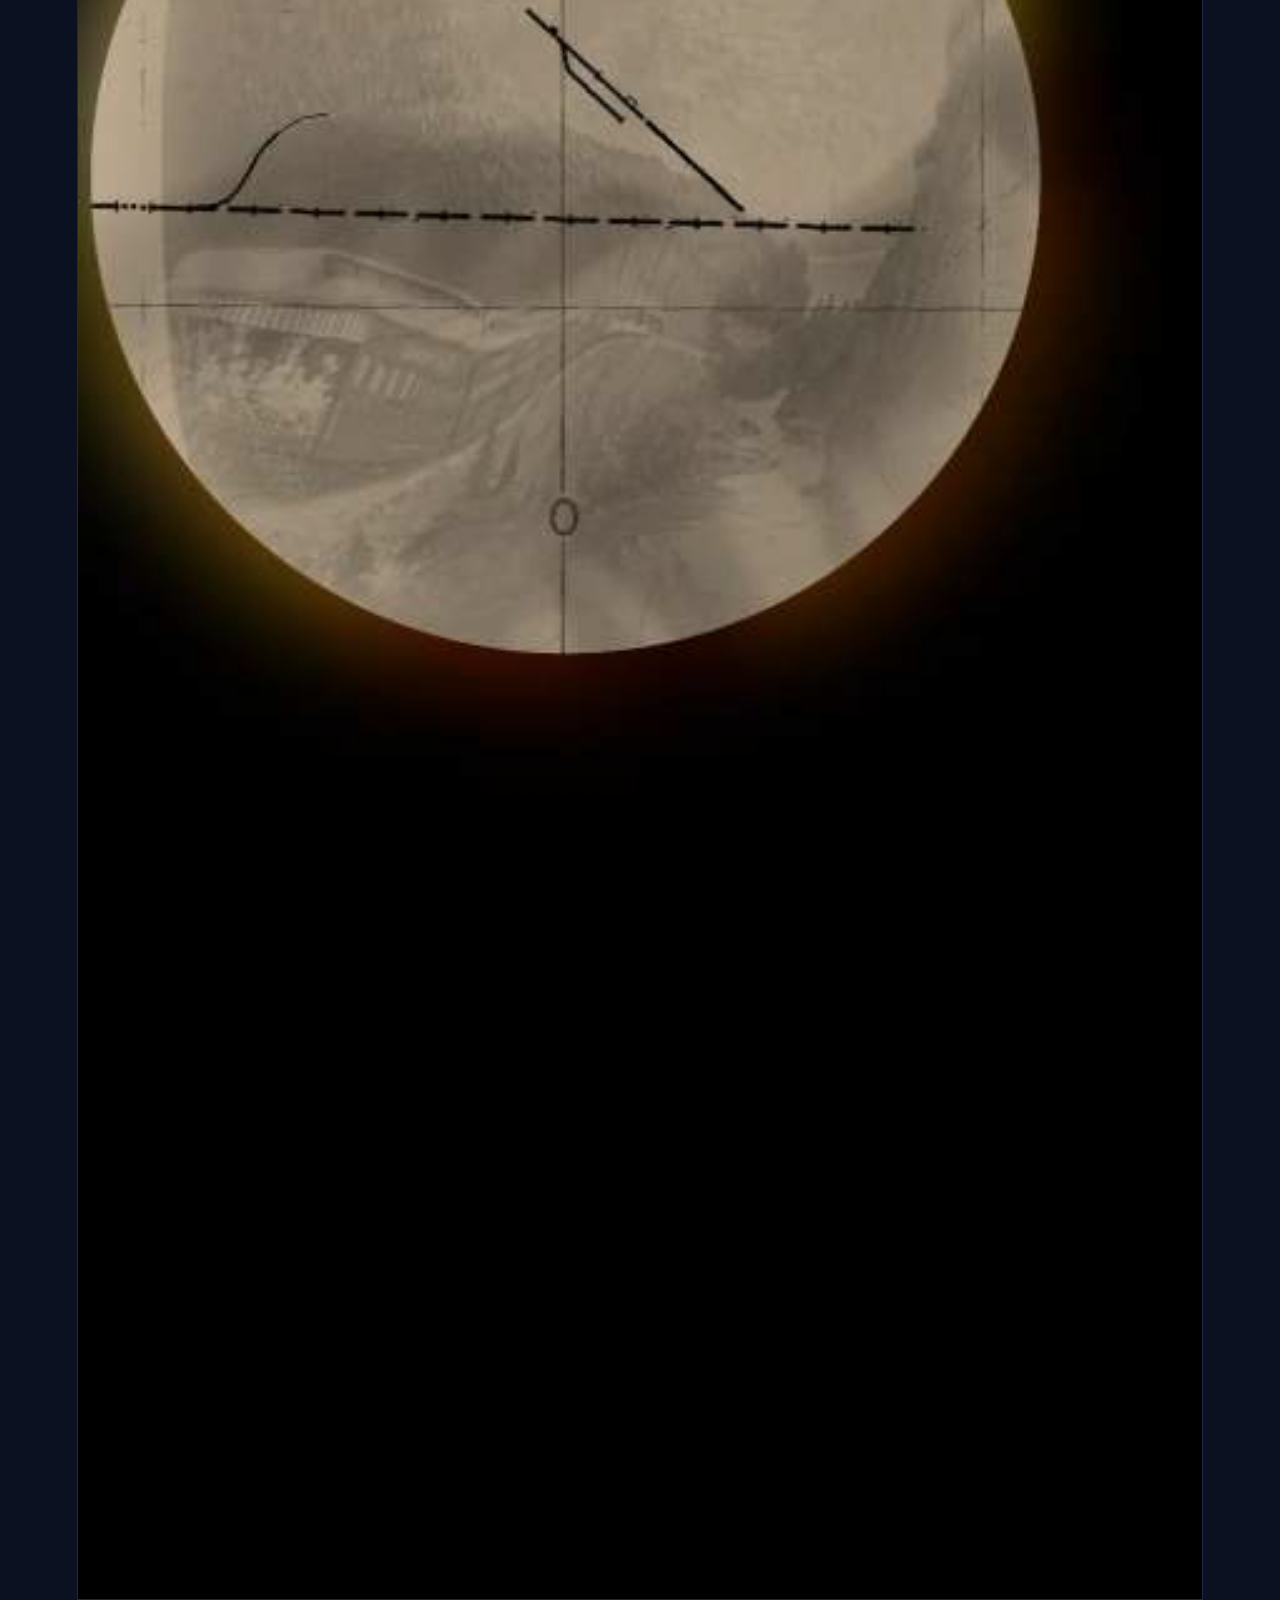
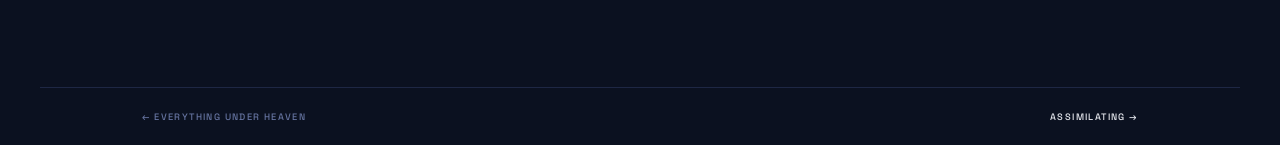
<file: platform.html>
<!DOCTYPE html>
<html lang="en">
<head><meta charset="UTF-8"><meta name="viewport" content="width=device-width, initial-scale=1.0"><title>Platform Poiesis — ASSEM HENDAWI</title><link rel="stylesheet" href="style.css"></head>
<body>
<nav class="nav"><a class="logo" href="index.html">ASSEM HENDAWI</a><div class="links"><a href="work.html" class="on">WORK</a><a href="info.html">INFO</a><a href="contact.html">CONTACT</a></div></nav>
<div class="project-pg">
  <div class="proj-hero editable"><img src="img/embed_p20_0.jpeg"><div class="ov"><a class="back" href="work.html">← ALL PROJECTS</a><h1 class="editable">Platform Poiesis</h1><div class="meta editable">2021 — HD Video, Research — 17 min 32 sec</div></div></div>
  <div class="proj-body">
    <div class="proj-desc editable">Technological platforms interfere with politics by generating new political relations and shifts in power. This project tells a historical account of how platform modelling capacity developed, from the Trans-Siberian Railway to China's Big Earth Data Platform.</div>
    <div class="proj-credits">
      <div class="label red editable">CREDITS</div><div class="list editable">Courtesy — The artists, Strelka Institute</div>
      <div class="label blue editable">TECHNICAL</div><div class="list editable">HD Video, Color, Sound<br>17 min 32 sec</div>
    </div>
  </div>
  <div class="proj-images"><div class="img-full editable"><img src="img/embed_p19_0.jpeg"></div></div>
  <div class="proj-pn"><a href="heaven.html">← Everything Under Heaven</a><a class="nx" href="assimilating.html">Assimilating →</a></div>
</div></body></html>
</file>
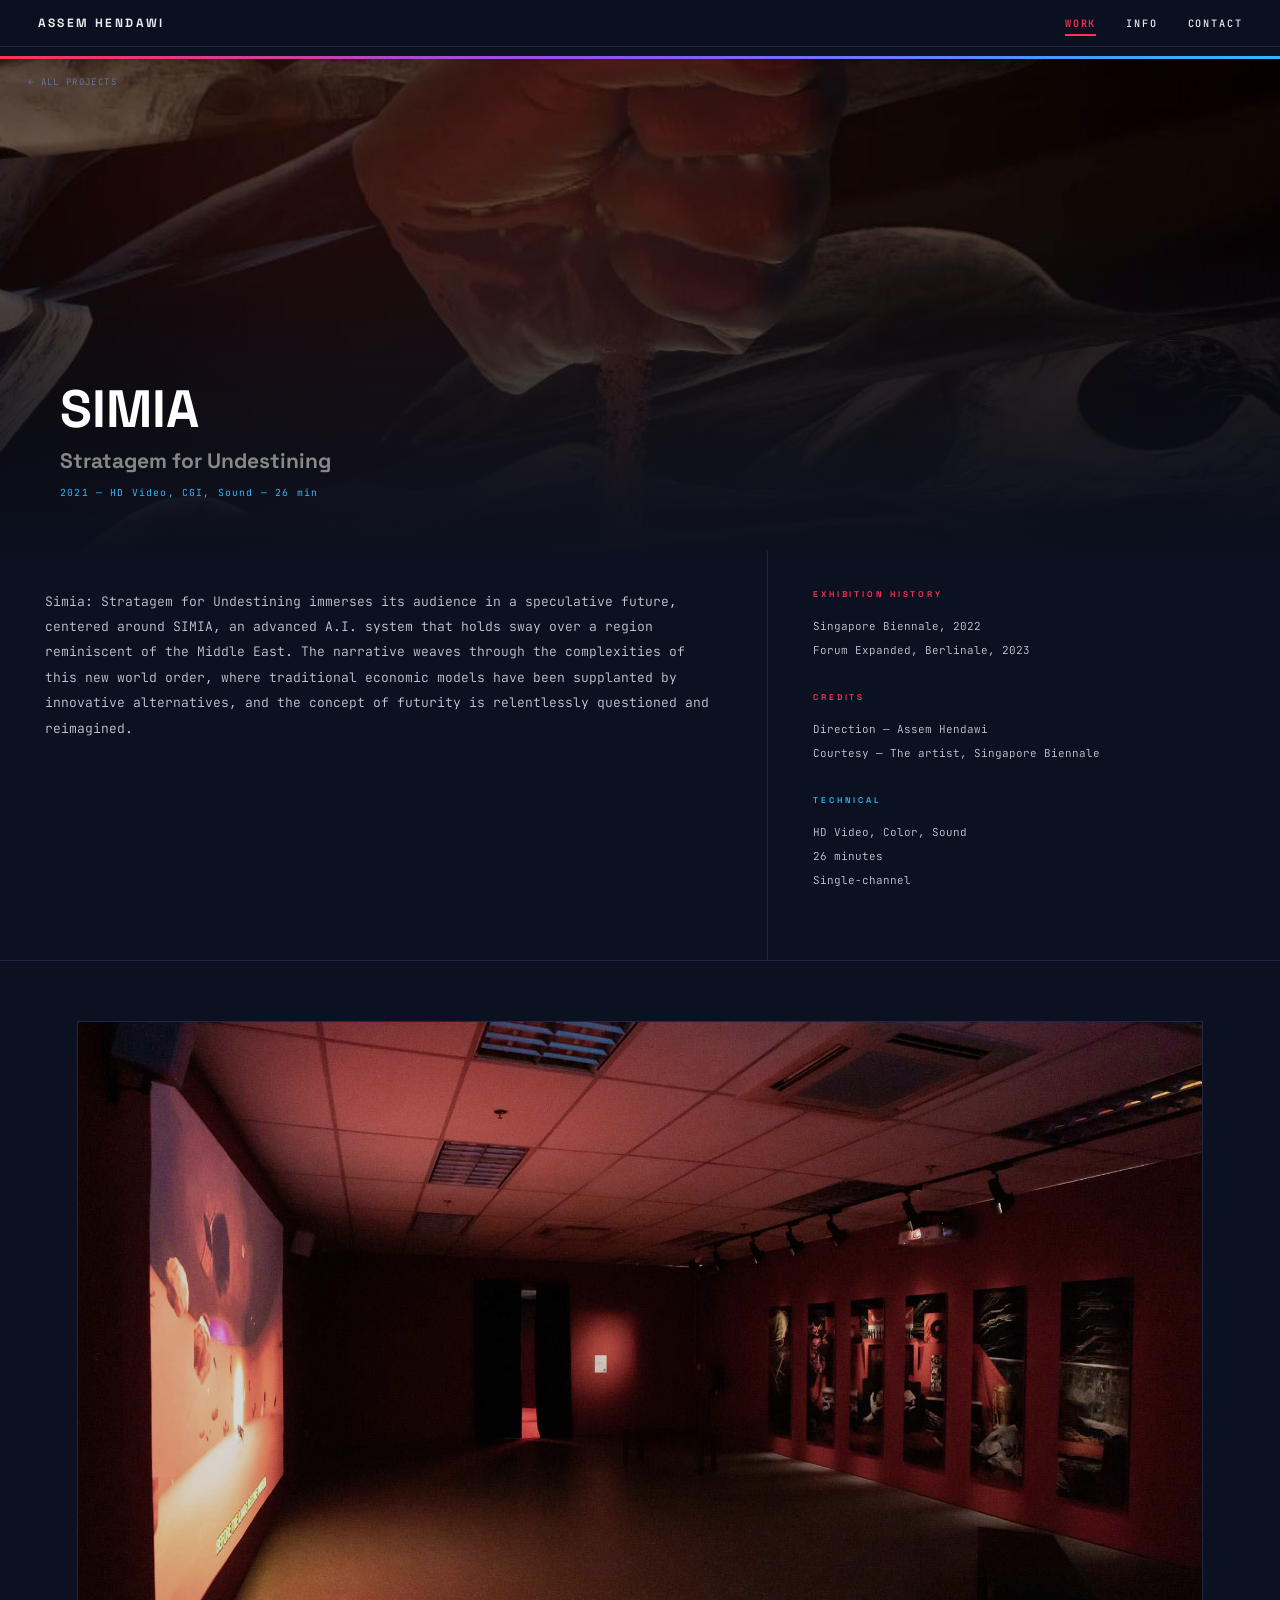
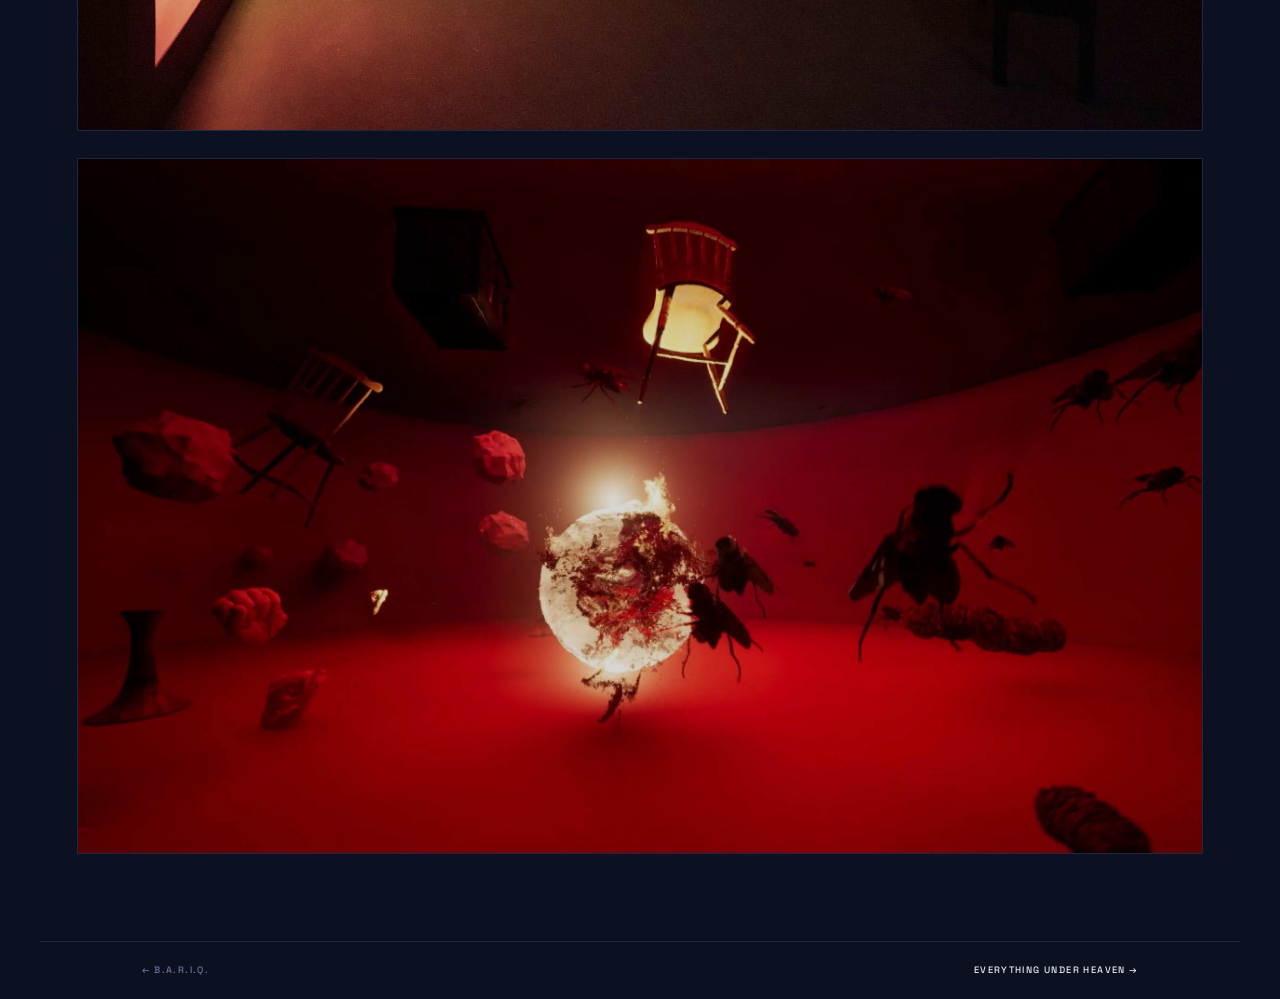
<file: simia.html>
<!DOCTYPE html>
<html lang="en">
<head><meta charset="UTF-8"><meta name="viewport" content="width=device-width, initial-scale=1.0"><title>SIMIA — ASSEM HENDAWI</title><link rel="stylesheet" href="style.css"></head>
<body>
<nav class="nav"><a class="logo" href="index.html">ASSEM HENDAWI</a><div class="links"><a href="work.html" class="on">WORK</a><a href="info.html">INFO</a><a href="contact.html">CONTACT</a></div></nav>
<div class="project-pg">
  <div class="proj-hero editable"><img src="img/embed_p07_0.jpeg"><div class="ov"><a class="back" href="work.html">← ALL PROJECTS</a><h1 class="editable">SIMIA</h1><div class="sub editable">Stratagem for Undestining</div><div class="meta editable">2021 — HD Video, CGI, Sound — 26 min</div></div></div>
  <div class="proj-body">
    <div class="proj-desc editable">Simia: Stratagem for Undestining immerses its audience in a speculative future, centered around SIMIA, an advanced A.I. system that holds sway over a region reminiscent of the Middle East. The narrative weaves through the complexities of this new world order, where traditional economic models have been supplanted by innovative alternatives, and the concept of futurity is relentlessly questioned and reimagined.</div>
    <div class="proj-credits">
      <div class="label red editable">EXHIBITION HISTORY</div><div class="list editable">Singapore Biennale, 2022<br>Forum Expanded, Berlinale, 2023</div>
      <div class="label red editable">CREDITS</div><div class="list editable">Direction — Assem Hendawi<br>Courtesy — The artist, Singapore Biennale</div>
      <div class="label blue editable">TECHNICAL</div><div class="list editable">HD Video, Color, Sound<br>26 minutes<br>Single-channel</div>
    </div>
  </div>
  <div class="proj-images"><div class="img-full editable"><img src="img/embed_p08_0.jpeg"></div><div class="img-full editable"><img src="img/embed_p09_0.jpeg"></div></div>
  <div class="proj-pn"><a href="bariq.html">← B.A.R.I.Q.</a><a class="nx" href="heaven.html">Everything Under Heaven →</a></div>
</div></body></html>
</file>
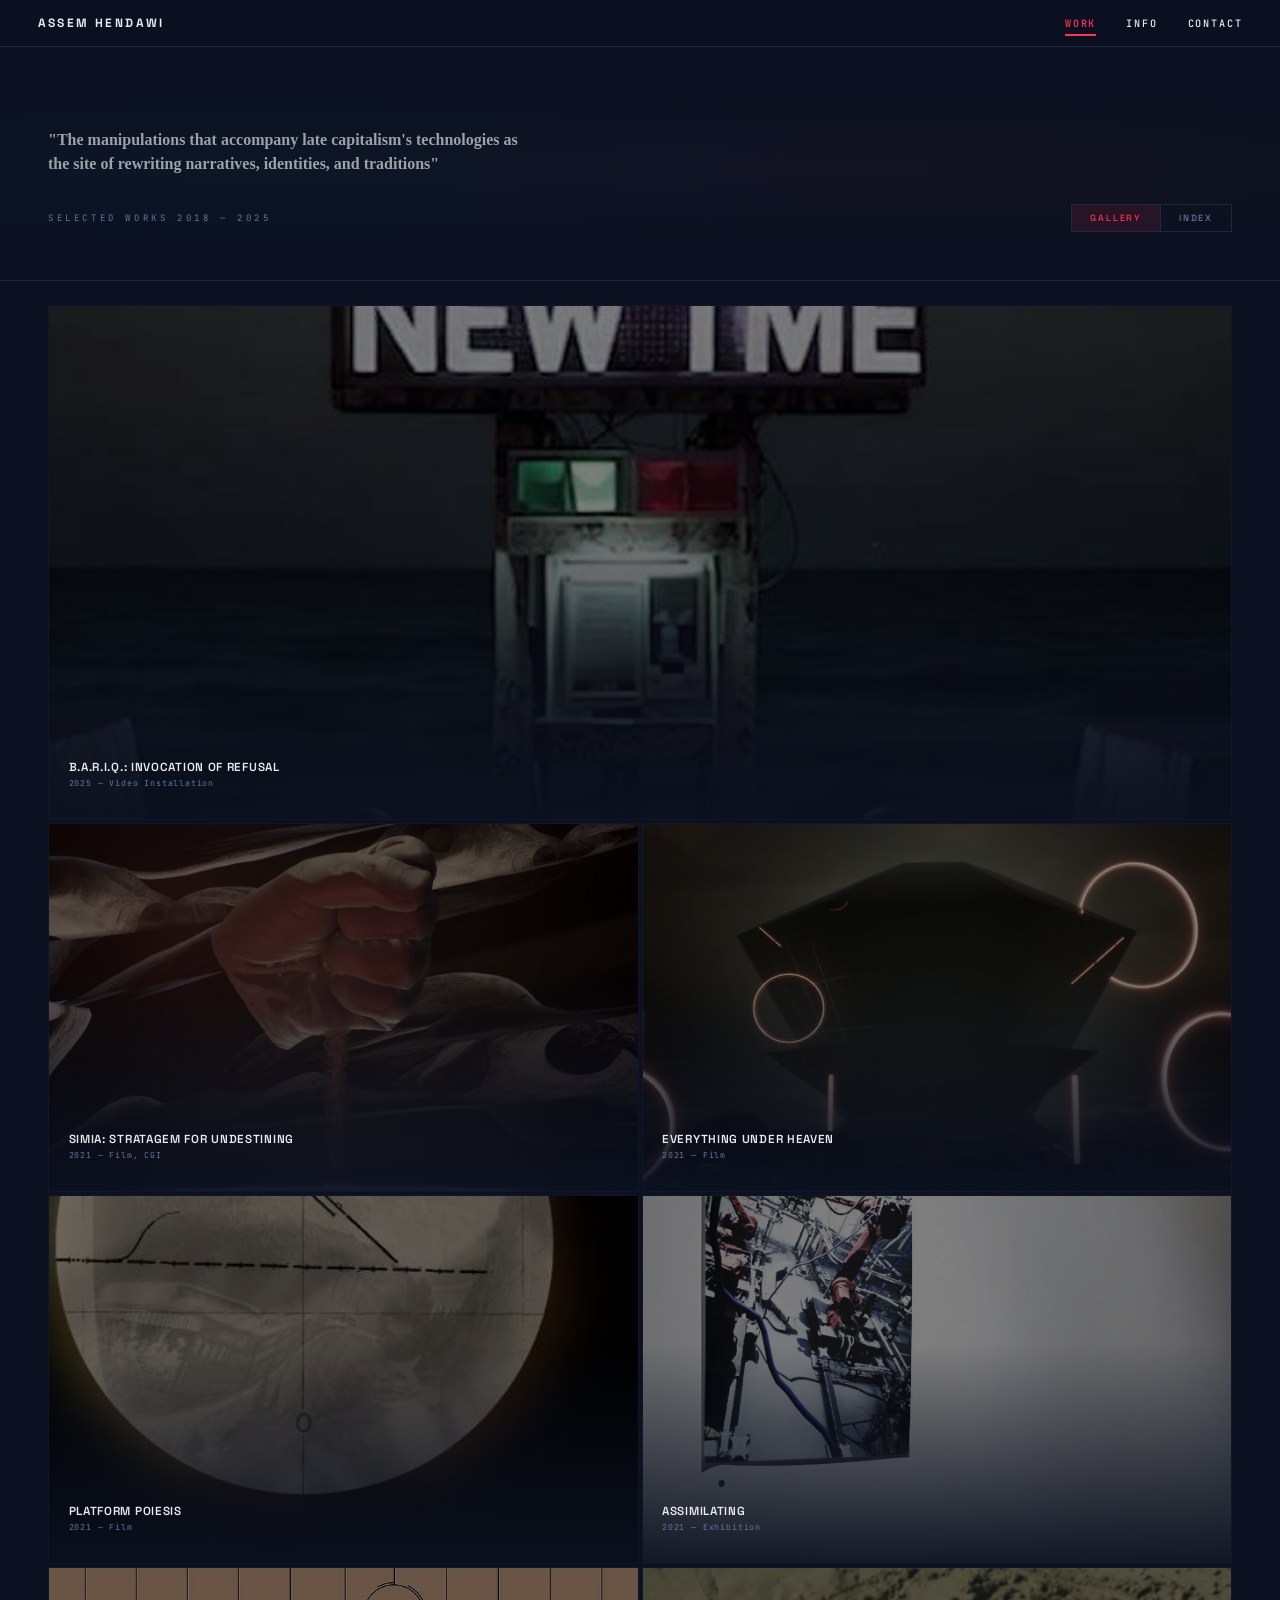
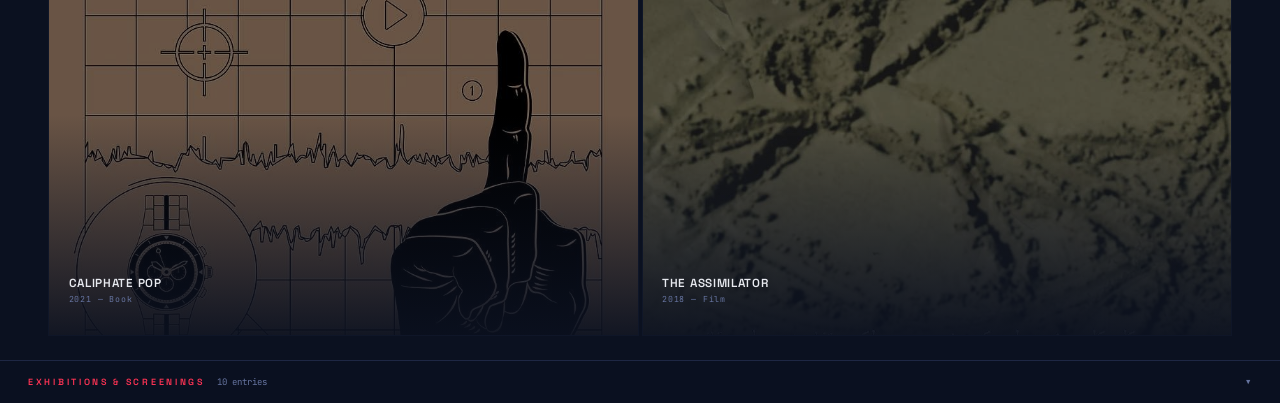
<file: work.html>
<!DOCTYPE html>
<html lang="en">
<head>
<meta charset="UTF-8">
<meta name="viewport" content="width=device-width, initial-scale=1.0">
<title>Work — ASSEM HENDAWI</title>
<link rel="stylesheet" href="style.css">
</head>
<body>
<nav class="nav">
  <a class="logo" href="index.html">ASSEM HENDAWI</a>
  <div class="links">
    <a href="work.html" class="on">WORK</a>
    <a href="info.html">INFO</a>
    <a href="contact.html">CONTACT</a>
  </div>
</nav>
<div class="work-pg">
  <div class="work-header">
    <div class="atmos"></div>
    <div class="inner">
      <div class="work-quote editable">"The manipulations that accompany late capitalism's technologies as the site of rewriting narratives, identities, and traditions"</div>
      <div class="work-controls">
        <div class="work-range">Selected works 2018 — 2025</div>
        <div class="view-toggle">
          <a class="vt-on" id="vt-gallery" onclick="showView('gallery');return false" href="#">GALLERY</a>
          <a id="vt-index" onclick="showView('index');return false" href="#">INDEX</a>
        </div>
      </div>
    </div>
  </div>

  <div id="view-gallery" class="cards-wrap">
    <div class="cards">
      <a class="card big editable" href="bariq.html"><img src="img/embed_p03_0.jpeg"><div class="info editable"><h3 class="editable">B.A.R.I.Q.: Invocation of Refusal</h3><span>2025 — Video Installation</span><div class="bar"></div></div></a>
      <a class="card editable" href="simia.html"><img src="img/embed_p07_0.jpeg"><div class="info editable"><h3 class="editable">SIMIA: Stratagem for Undestining</h3><span>2021 — Film, CGI</span><div class="bar"></div></div></a>
      <a class="card editable" href="heaven.html"><img src="img/embed_p14_0.jpeg"><div class="info editable"><h3 class="editable">Everything Under Heaven</h3><span>2021 — Film</span><div class="bar"></div></div></a>
      <a class="card editable" href="platform.html"><img src="img/embed_p19_0.jpeg"><div class="info editable"><h3 class="editable">Platform Poiesis</h3><span>2021 — Film</span><div class="bar"></div></div></a>
      <a class="card editable" href="assimilating.html"><img src="img/embed_p10_0.jpeg"><div class="info editable"><h3 class="editable">Assimilating</h3><span>2021 — Exhibition</span><div class="bar"></div></div></a>
      <a class="card editable" href="caliphate.html"><img src="img/embed_p18_0.jpeg"><div class="info editable"><h3 class="editable">Caliphate Pop</h3><span>2021 — Book</span><div class="bar"></div></div></a>
      <a class="card editable" href="assimilator.html"><img src="img/embed_p23_0.jpeg"><div class="info editable"><h3 class="editable">The Assimilator</h3><span>2018 — Film</span><div class="bar"></div></div></a>
    </div>
  </div>

  <div id="view-index" class="index-wrap" style="display:none">
    <div class="sec">WORKS</div>
    <table class="tbl"><thead><tr><th>TITLE</th><th>TYPE</th><th>YEAR</th></tr></thead><tbody>
      <tr><td><a href="bariq.html">B.A.R.I.Q.: Invocation of Refusal <span class="arr">↗</span></a></td><td>Installation</td><td>2025</td></tr>
      <tr><td><a href="simia.html">SIMIA: Stratagem for Undestining <span class="arr">↗</span></a></td><td>Film</td><td>2021</td></tr>
      <tr><td><a href="heaven.html">Everything Under Heaven <span class="arr">↗</span></a></td><td>Film</td><td>2021</td></tr>
      <tr><td><a href="platform.html">Platform Poiesis <span class="arr">↗</span></a></td><td>Film</td><td>2021</td></tr>
      <tr><td><a href="assimilating.html">Assimilating — Have You Seen A River <span class="arr">↗</span></a></td><td>Exhibition</td><td>2021</td></tr>
      <tr><td><a href="caliphate.html">Caliphate Pop <span class="arr">↗</span></a></td><td>Book</td><td>2021</td></tr>
      <tr><td><a href="assimilator.html">The Assimilator: The Advent <span class="arr">↗</span></a></td><td>Film</td><td>2018</td></tr>
    </tbody></table>
  </div>

  <div class="exh-bar">
    <div class="exh-header" onclick="toggleExh()">
      <div class="left"><span>EXHIBITIONS & SCREENINGS</span><span>10 entries</span></div>
      <span id="exh-arrow" style="font-size:14px;color:var(--fg-dim);transition:transform .3s">▾</span>
    </div>
    <div class="exh-content" id="exh-content">
      <div class="exh-row editable"><span>Singapore Biennale — SIMIA</span><span>Commission · 2022</span></div>
      <div class="exh-row editable"><span>Forum Expanded, Berlinale</span><span>Screening · 2023</span></div>
      <div class="exh-row editable"><span>Beirut Art Center</span><span>Exhibition · 2023</span></div>
      <div class="exh-row editable"><span>ArteEast — Dreams and Nightmares</span><span>Exhibition · 2023</span></div>
      <div class="exh-row editable"><span>INFRAHAUNTOLOGIES @ Edith-Russ-Haus</span><span>Exhibition · 2021</span></div>
      <div class="exh-row editable"><span>ASSIMILATing @ Imaginary Z</span><span>Exhibition · 2022</span></div>
      <div class="exh-row editable"><span>HIJRA @ London Short Film Festival</span><span>Screening · 2023</span></div>
      <div class="exh-row editable"><span>INFRAHAUNTOLOGIES @ Galerie La Box</span><span>Exhibition · 2021</span></div>
      <div class="exh-row editable"><span>Dialogical Model @ Aalto University</span><span>Exhibition · 2020</span></div>
      <div class="exh-row editable"><span>FAROCKI NOW — Temporary Academy</span><span>Screening · 2017</span></div>
    </div>
  </div>
</div>
<script>
function showView(v){
  document.getElementById('view-gallery').style.display=v==='gallery'?'block':'none';
  document.getElementById('view-index').style.display=v==='index'?'block':'none';
  document.getElementById('vt-gallery').className=v==='gallery'?'vt-on':'';
  document.getElementById('vt-index').className=v==='index'?'vt-on':'';
}
function toggleExh(){
  var c=document.getElementById('exh-content');
  var a=document.getElementById('exh-arrow');
  if(c.classList.contains('open')){c.classList.remove('open');a.style.transform='rotate(0)'}
  else{c.classList.add('open');a.style.transform='rotate(180deg)'}
}
</script>
</body>
</html>
</file>
<file: style.css>
@import url('https://fonts.googleapis.com/css2?family=JetBrains+Mono:wght@300;400;500;700&family=Space+Grotesk:wght@400;500;600;700&display=swap');
*,*::before,*::after{margin:0;padding:0;box-sizing:border-box}
:root{
  --bg:#0b1120;--bg2:#0f1628;--bg3:#141c32;
  --fg:#e8eaf0;--fg-dim:#6674a0;--fg-muted:#1e2744;
  --red:#ff3355;--red2:#ff6680;--red-glow:rgba(255,51,85,0.25);
  --blue:#2eb8ff;--blue2:#00d4ff;--blue3:#66e0ff;--blue-glow:rgba(46,184,255,0.2);
  --purple:#8855ff;
  --mono:'JetBrains Mono',monospace;--sans:'Space Grotesk',system-ui,sans-serif;
}
html{font-size:15px}
body{background:var(--bg);color:var(--fg);font-family:var(--mono);-webkit-font-smoothing:antialiased}
a{color:var(--fg);text-decoration:none;cursor:pointer}
img{display:block;max-width:100%}
::selection{background:var(--red);color:#fff}

/* NAV */
.nav{position:fixed;top:0;left:0;right:0;z-index:999;display:flex;justify-content:space-between;align-items:center;padding:1rem 2.5rem;background:rgba(11,17,32,0.9);backdrop-filter:blur(20px);border-bottom:1px solid var(--fg-muted)}
.nav .logo{font-family:var(--sans);font-size:.8rem;font-weight:700;letter-spacing:.2em;text-transform:uppercase}
.nav .logo:hover{color:var(--blue2)}
.nav .links{display:flex;gap:2rem}
.nav .links a{font-size:.68rem;letter-spacing:.18em;text-transform:uppercase;font-weight:500;transition:all .3s;position:relative}
.nav .links a::after{content:'';position:absolute;bottom:-6px;left:0;width:0;height:2px;background:var(--red);transition:width .3s}
.nav .links a:hover{color:var(--red)}
.nav .links a:hover::after{width:100%}
.nav .links a.on{color:var(--red)}
.nav .links a.on::after{width:100%}

/* LANDING */
.landing{height:100vh;display:flex;align-items:center;justify-content:center;position:relative;overflow:hidden}
.landing .bg{position:absolute;inset:0;background-image:url('img/embed_p01_0.jpeg');background-size:cover;background-position:center;filter:brightness(0.35) saturate(0.6) contrast(1.1)}
.landing .bg::after{content:'';position:absolute;inset:0;background:radial-gradient(ellipse at 30% 60%,rgba(255,51,85,0.08),transparent 50%),radial-gradient(ellipse at 70% 30%,rgba(46,184,255,0.06),transparent 50%),linear-gradient(180deg,rgba(11,17,32,0.3),transparent 25%,transparent 65%,rgba(11,17,32,0.95))}
.landing .grid-ov{position:absolute;inset:0;pointer-events:none;opacity:.06;background-image:linear-gradient(var(--blue) 1px,transparent 1px),linear-gradient(90deg,var(--blue) 1px,transparent 1px);background-size:80px 80px;animation:gridDrift 20s linear infinite}
@keyframes gridDrift{from{transform:translate(0,0)}to{transform:translate(80px,80px)}}
.landing .content{position:relative;z-index:2;text-align:center}
.landing h1{font-family:var(--sans);font-size:clamp(3.5rem,11vw,10rem);font-weight:700;line-height:.88;letter-spacing:.04em;color:#fff;margin-bottom:.5rem;text-shadow:0 0 80px var(--red-glow)}
.landing .role{font-size:.65rem;letter-spacing:.6em;text-transform:uppercase;color:var(--blue);margin-bottom:3.5rem;font-weight:500}
.landing .enter-btn{display:inline-block;font-family:var(--mono);font-size:.62rem;letter-spacing:.35em;text-transform:uppercase;padding:1rem 4rem;border:1px solid var(--red);color:var(--red);transition:all .5s;position:relative;overflow:hidden}
.landing .enter-btn::before{content:'';position:absolute;inset:-1px;background:linear-gradient(135deg,var(--red),var(--purple));opacity:0;transition:opacity .5s;z-index:-1}
.landing .enter-btn:hover{color:#fff;border-color:transparent;box-shadow:0 0 50px var(--red-glow);transform:translateY(-2px)}
.landing .enter-btn:hover::before{opacity:1}
.landing .pulse-line{position:absolute;bottom:3rem;left:50%;transform:translateX(-50%);width:1px;height:50px;background:linear-gradient(to bottom,var(--red),transparent);animation:pulse 2.5s infinite}
@keyframes pulse{0%,100%{opacity:.2}50%{opacity:.7}}

/* WORK PAGE */
.work-pg{padding-top:56px}
.work-header{position:relative;padding:72px 48px 48px;border-bottom:1px solid var(--fg-muted);overflow:hidden}
.work-header .atmos{position:absolute;inset:0;background:radial-gradient(ellipse at 70% 50%,rgba(255,51,85,0.03),transparent 50%),radial-gradient(ellipse at 20% 50%,rgba(46,184,255,0.03),transparent 50%)}
.work-header .inner{position:relative;z-index:1}
.work-quote{font-family:Georgia,serif;font-size:16px;font-weight:900;color:rgba(255,255,255,0.6);max-width:480px;line-height:1.5;margin-bottom:28px}
.work-controls{display:flex;align-items:center;justify-content:space-between}
.work-range{font-size:9px;letter-spacing:.4em;text-transform:uppercase;color:var(--fg-dim)}
.view-toggle{display:flex;border:1px solid var(--fg-muted)}
.view-toggle a{padding:7px 18px;font-size:9px;letter-spacing:.2em;text-transform:uppercase;transition:all .3s;font-family:var(--sans);font-weight:500;color:var(--fg-dim)}
.view-toggle a.vt-on{background:rgba(255,51,85,0.1);color:var(--red)}
.view-toggle a:first-child{border-right:1px solid var(--fg-muted)}
.cards-wrap{padding:24px 48px}
.cards{display:grid;grid-template-columns:repeat(2,1fr);gap:3px}
.card{position:relative;overflow:hidden;cursor:pointer;aspect-ratio:16/10;background:var(--bg2);border:1px solid transparent;transition:border-color .4s;display:block}
.card.big{grid-column:span 2;aspect-ratio:2.3/1}
.card img{width:100%;height:100%;object-fit:cover;transition:transform .7s cubic-bezier(.2,.1,.2,1),filter .5s;filter:brightness(0.5) saturate(0.65)}
.card:hover{border-color:var(--red);box-shadow:0 0 25px var(--red-glow),inset 0 0 25px rgba(255,51,85,0.05)}
.card:hover img{transform:scale(1.06);filter:brightness(0.75) saturate(0.9)}
.card .info{position:absolute;inset:0;display:flex;flex-direction:column;justify-content:flex-end;padding:1.3rem;background:linear-gradient(transparent 40%,rgba(11,17,32,0.92))}
.card .info h3{font-family:var(--sans);font-size:.78rem;font-weight:600;letter-spacing:.06em;text-transform:uppercase;transition:color .3s}
.card:hover .info h3{color:#fff}
.card .info span{font-size:.55rem;color:var(--fg-dim);margin-top:.3rem;letter-spacing:.1em;transition:color .3s}
.card:hover .info span{color:var(--blue)}
.card .info .bar{width:0;height:2px;margin-top:.6rem;background:linear-gradient(90deg,var(--red),var(--purple));transition:width .5s}
.card:hover .info .bar{width:60px}
.card::before{content:'';position:absolute;top:0;left:0;right:0;height:2px;background:linear-gradient(90deg,var(--red),var(--purple));opacity:0;transition:opacity .3s;z-index:2}
.card:hover::before{opacity:1}

.index-wrap{padding:24px 48px 28px}
.sec{font-family:var(--sans);font-size:.65rem;font-weight:600;letter-spacing:.35em;text-transform:uppercase;color:var(--red);margin-bottom:1.5rem;display:flex;align-items:center;gap:1rem}
.sec::after{content:'';flex:1;height:1px;background:linear-gradient(90deg,var(--fg-muted),transparent)}
.tbl{width:100%;border-collapse:collapse}
.tbl thead th{font-family:var(--sans);font-size:.58rem;font-weight:600;letter-spacing:.18em;text-transform:uppercase;color:var(--fg-dim);text-align:left;padding:0 0 .8rem;border-bottom:1px solid var(--fg-muted)}
.tbl thead th:nth-child(2),.tbl thead th:nth-child(3){text-align:right}
.tbl tbody tr{cursor:pointer;transition:all .25s}
.tbl tbody tr:hover{background:rgba(46,184,255,0.04)}
.tbl tbody td{padding:.7rem 0;border-bottom:1px solid rgba(255,255,255,0.03);font-size:.74rem;font-weight:300;transition:all .3s}
.tbl tbody td:nth-child(2),.tbl tbody td:nth-child(3){text-align:right;color:var(--fg-dim);font-size:.64rem}
.tbl tbody tr:hover td:first-child{color:var(--blue2)}
.tbl tbody td a{color:inherit;display:block}
.arr{display:inline-block;color:var(--fg-muted);margin-left:.4rem;font-size:.6rem;transition:all .3s}
.tbl tbody tr:hover .arr{color:var(--blue2);transform:translate(3px,-3px)}

.exh-bar{background:rgba(11,17,32,0.97);backdrop-filter:blur(16px);border-top:1px solid var(--fg-muted)}
.exh-header{display:flex;justify-content:space-between;align-items:center;padding:12px 28px;cursor:pointer}
.exh-header .left{display:flex;align-items:center;gap:12px}
.exh-header .left span:first-child{font-family:var(--sans);font-size:9px;letter-spacing:.3em;text-transform:uppercase;color:var(--red);font-weight:600}
.exh-header .left span:last-child{font-size:9px;color:var(--fg-dim)}
.exh-content{padding:0 28px 14px;display:none}
.exh-content.open{display:block}
.exh-row{display:flex;justify-content:space-between;padding:5px 0;font-size:10px;border-bottom:1px solid rgba(255,255,255,0.03)}
.exh-row span:first-child{color:#c8cad4;font-weight:300}
.exh-row span:last-child{color:var(--fg-dim)}

/* PROJECT DETAIL */
.project-pg{padding-top:56px}
.proj-hero{width:100%;height:55vh;min-height:380px;position:relative;overflow:hidden;background:var(--bg2)}
.proj-hero img{width:100%;height:100%;object-fit:cover;filter:brightness(0.5)}
.proj-hero::before{content:'';position:absolute;top:0;left:0;right:0;height:3px;background:linear-gradient(90deg,var(--red),var(--purple),var(--blue));z-index:2}
.proj-hero .ov{position:absolute;inset:0;display:flex;flex-direction:column;justify-content:flex-end;padding:3.5rem 4rem;background:linear-gradient(transparent 30%,rgba(11,17,32,0.92))}
.proj-hero .ov .back{font-size:9px;letter-spacing:.15em;text-transform:uppercase;color:var(--fg-dim);position:absolute;top:20px;left:28px;transition:color .3s}
.proj-hero .ov .back:hover{color:var(--blue)}
.proj-hero .ov h1{font-family:var(--sans);font-size:clamp(2rem,5vw,3.5rem);font-weight:700;color:#fff;margin-bottom:.3rem}
.proj-hero .ov .sub{font-family:var(--sans);font-size:clamp(1rem,2.5vw,1.4rem);font-weight:700;color:rgba(255,255,255,0.5);margin-bottom:.8rem}
.proj-hero .ov .meta{font-size:.65rem;color:var(--blue);letter-spacing:.12em}
.proj-body{display:grid;grid-template-columns:1.5fr 1fr;gap:0;border-bottom:1px solid var(--fg-muted);margin-bottom:1rem;max-width:1400px}
.proj-desc{padding:2.5rem 3rem;border-right:1px solid var(--fg-muted);font-size:.87rem;line-height:1.95;font-weight:300;color:#c8cad4}
.proj-credits{padding:2.5rem 3rem}
.proj-credits .label{font-family:var(--sans);font-size:.55rem;font-weight:600;letter-spacing:.35em;text-transform:uppercase;margin-bottom:1rem}
.proj-credits .label.red{color:var(--red)}
.proj-credits .label.blue{color:var(--blue)}
.proj-credits .list{font-size:.73rem;line-height:2.2;color:#c8cad4;font-weight:300;margin-bottom:2rem}
.proj-images{padding:3rem 6%;max-width:1400px;margin:0 auto}
.proj-images .img-full{width:100%;margin-bottom:1.8rem;background:var(--bg2);overflow:hidden;border:1px solid var(--fg-muted);transition:border-color .3s}
.proj-images .img-full:hover{border-color:var(--blue)}
.proj-images .img-full img{width:100%;display:block;filter:brightness(0.85);transition:filter .4s}
.proj-images .img-full:hover img{filter:brightness(1)}
.proj-pn{display:flex;justify-content:space-between;padding:1.5rem 8%;border-top:1px solid var(--fg-muted);margin-top:1rem;max-width:1200px;margin-left:auto;margin-right:auto}
.proj-pn a{font-family:var(--sans);font-size:.62rem;font-weight:500;letter-spacing:.15em;text-transform:uppercase;color:var(--fg-dim);transition:color .3s}
.proj-pn a:hover{color:var(--red)}
.proj-pn .nx{color:var(--fg)}
.proj-pn .nx:hover{color:var(--blue2)}

/* INFO PAGE */
.info-pg{padding-top:56px}
.info-header{position:relative;padding:40px;border-bottom:1px solid var(--fg-muted);overflow:hidden}
.info-header .grid-bg{position:absolute;inset:0;opacity:.03;background-image:linear-gradient(rgba(46,184,255,0.5) 1px,transparent 1px),linear-gradient(90deg,rgba(46,184,255,0.5) 1px,transparent 1px);background-size:40px 40px}
.info-header .inner{position:relative;z-index:1}
.info-sys{font-family:var(--sans);font-size:9px;letter-spacing:.5em;text-transform:uppercase;color:var(--blue);margin-bottom:12px}
.info-name{font-family:var(--sans);font-size:clamp(2.5rem,6vw,3.5rem);font-weight:700;color:#fff;line-height:1;margin-bottom:10px}
.info-tags{display:flex;gap:8px;margin-bottom:8px}
.info-tags span{padding:4px 12px;font-size:9px;letter-spacing:.15em;text-transform:uppercase}
.info-tags .t-red{border:1px solid var(--red);color:var(--red)}
.info-tags .t-blue{border:1px solid var(--blue);color:var(--blue)}
.info-tags .t-purp{border:1px solid var(--purple);color:var(--purple)}
.info-origin{font-size:10px;color:var(--fg-dim);margin-bottom:24px;display:flex;gap:16px}
.info-bio-text{font-size:1rem;line-height:1.9;color:#c8cad4;font-weight:300;max-width:620px}
.info-3col{display:grid;grid-template-columns:1fr 1fr 1fr;border-bottom:1px solid var(--fg-muted)}
.info-col{padding:28px 32px}
.info-col:not(:last-child){border-right:1px solid var(--fg-muted)}
.info-col-label{font-family:var(--sans);font-size:8px;letter-spacing:.4em;text-transform:uppercase;font-weight:600;margin-bottom:16px}
.info-col-label.red{color:var(--red)}
.info-col-label.blue{color:var(--blue)}
.info-col-label.purp{color:var(--purple)}
.info-tags-wrap{display:flex;flex-wrap:wrap;gap:6px}
.info-tag{padding:5px 10px;border:1px solid var(--fg-muted);font-size:9px;color:#c8cad4;letter-spacing:.08em}
.sim-card{padding:14px;border:1px solid var(--purple);background:rgba(136,85,255,0.04);margin-bottom:10px}
.sim-card h4{font-family:var(--sans);font-size:11px;color:var(--purple);font-weight:600;margin-bottom:3px}
.sim-card p{font-size:9px;color:#8890aa;line-height:1.5}
.aff-card{padding:14px;border:1px solid var(--fg-muted);margin-bottom:10px}
.aff-card h4{font-family:var(--sans);font-size:11px;color:#c8cad4;font-weight:600;margin-bottom:3px}
.aff-card p{font-size:9px;color:#8890aa}
.info-2col{display:grid;grid-template-columns:1fr 1fr}
.info-2col>div{padding:28px 32px}
.info-2col>div:first-child{border-right:1px solid var(--fg-muted)}
.info-entry{font-size:10px;line-height:2.3;color:#c8cad4;font-weight:300}
.info-entry .yr{font-weight:600;margin-right:8px}
.info-entry .yr-red{color:var(--red)}
.info-entry .yr-blue{color:var(--blue)}

/* CONTACT */
.contact-pg{padding:100px 4rem 5rem;max-width:650px;margin:0 auto}
.cf label{display:block;font-family:var(--sans);font-size:.58rem;font-weight:600;letter-spacing:.25em;text-transform:uppercase;color:var(--fg-dim);margin:2rem 0 .4rem}
.cf input,.cf textarea{width:100%;background:var(--bg2);border:1px solid var(--fg-muted);color:var(--fg);font-family:var(--mono);font-size:.76rem;padding:.8rem 1rem;outline:none;font-weight:300;transition:border-color .3s,box-shadow .3s}
.cf input:focus,.cf textarea:focus{border-color:var(--blue);box-shadow:0 0 15px var(--blue-glow)}
.cf textarea{min-height:140px;resize:vertical;margin-top:.4rem}
.cf button{margin-top:2rem;font-family:var(--sans);font-size:.62rem;font-weight:600;letter-spacing:.3em;text-transform:uppercase;padding:.9rem 3rem;border:none;background:linear-gradient(135deg,var(--red),#cc2244);color:#fff;cursor:pointer;transition:all .4s}
.cf button:hover{box-shadow:0 0 35px var(--red-glow);transform:translateY(-2px)}
.clinks{margin-top:4rem;padding-top:2.5rem;border-top:1px solid var(--fg-muted)}
.crow{display:flex;justify-content:space-between;padding:.7rem 0;border-bottom:1px solid rgba(255,255,255,0.04);font-size:.72rem;font-weight:300}
.crow span:first-child{font-family:var(--sans);font-size:.58rem;font-weight:600;letter-spacing:.2em;text-transform:uppercase;color:var(--fg-dim)}
.crow a:hover{color:var(--blue2)}

/* RESPONSIVE */
@media(min-width:1600px){
  .work-header{max-width:1600px;margin:0 auto;padding:80px 60px 56px}
  .cards-wrap{max-width:1600px;margin:0 auto;padding:24px 60px}
  .index-wrap{max-width:1600px;margin:0 auto;padding:24px 60px}
  .proj-body{max-width:1600px;margin-left:auto;margin-right:auto}
  .proj-desc{padding:3rem 4rem}
  .proj-credits{padding:3rem 4rem}
  .info-header{max-width:1600px;margin:0 auto;padding:48px 60px}
  .info-3col{max-width:1600px;margin:0 auto}
  .info-2col{max-width:1600px;margin:0 auto}
  .proj-images{padding:3rem 4%;max-width:1600px}
  .proj-pn{max-width:1600px;padding:2rem 4%}
}
@media(max-width:900px){
  .proj-body{grid-template-columns:1fr}
  .proj-desc{border-right:none;border-bottom:1px solid var(--fg-muted)}
  .info-3col{grid-template-columns:1fr}
  .info-col:not(:last-child){border-right:none;border-bottom:1px solid var(--fg-muted)}
  .info-2col{grid-template-columns:1fr}
  .info-2col>div:first-child{border-right:none;border-bottom:1px solid var(--fg-muted)}
  .proj-hero .ov{padding:2rem}
  .proj-pn{padding:1.5rem 2rem}
  .info-header{padding:28px}
  .nav{padding:.8rem 1.2rem}
  .nav .links{gap:1rem}
  .work-header{padding:36px 24px 28px}
  .contact-pg{padding:80px 1.5rem 3rem}
  .cards-wrap{padding:12px}
  .index-wrap{padding:12px 24px}
}
@media(max-width:600px){
  .cards{grid-template-columns:1fr}
  .card.big{grid-column:span 1;aspect-ratio:16/10}
  .landing h1{font-size:3rem}
  .info-name{font-size:2.2rem}
}
</file>
